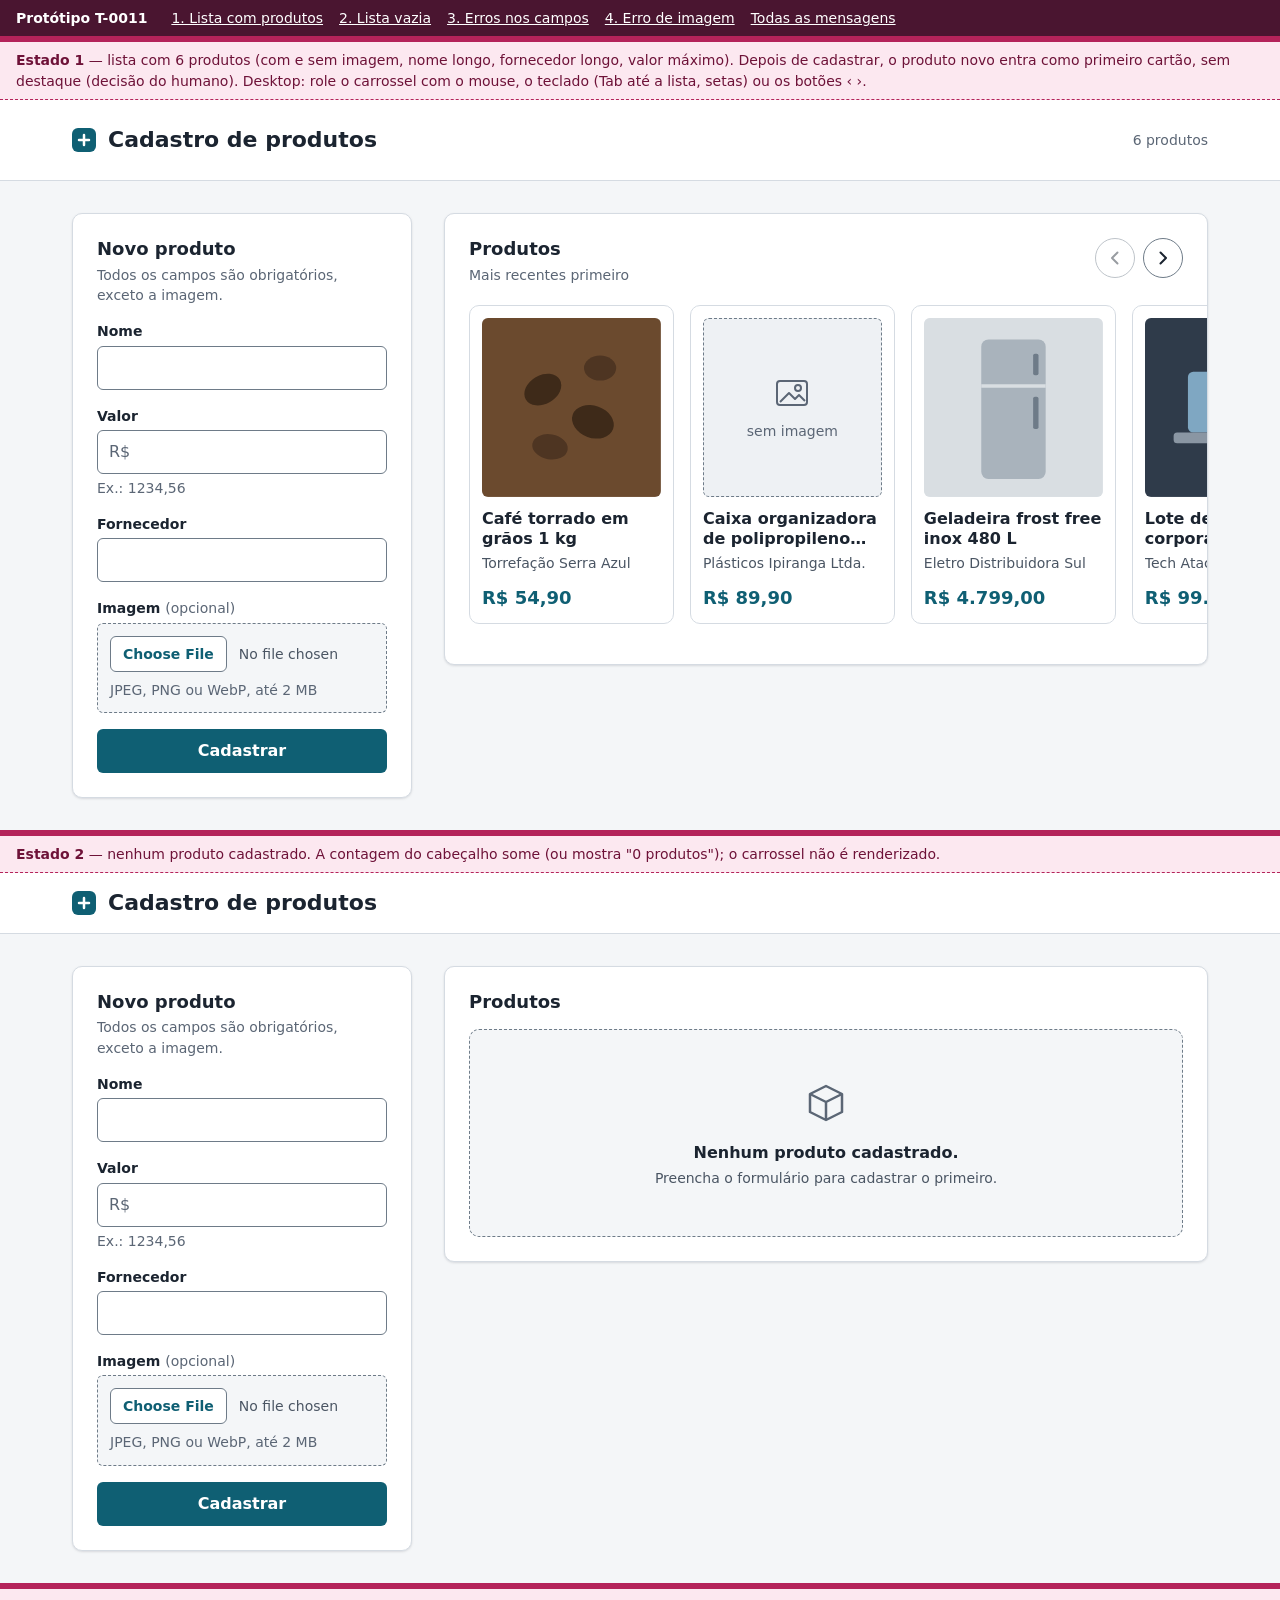
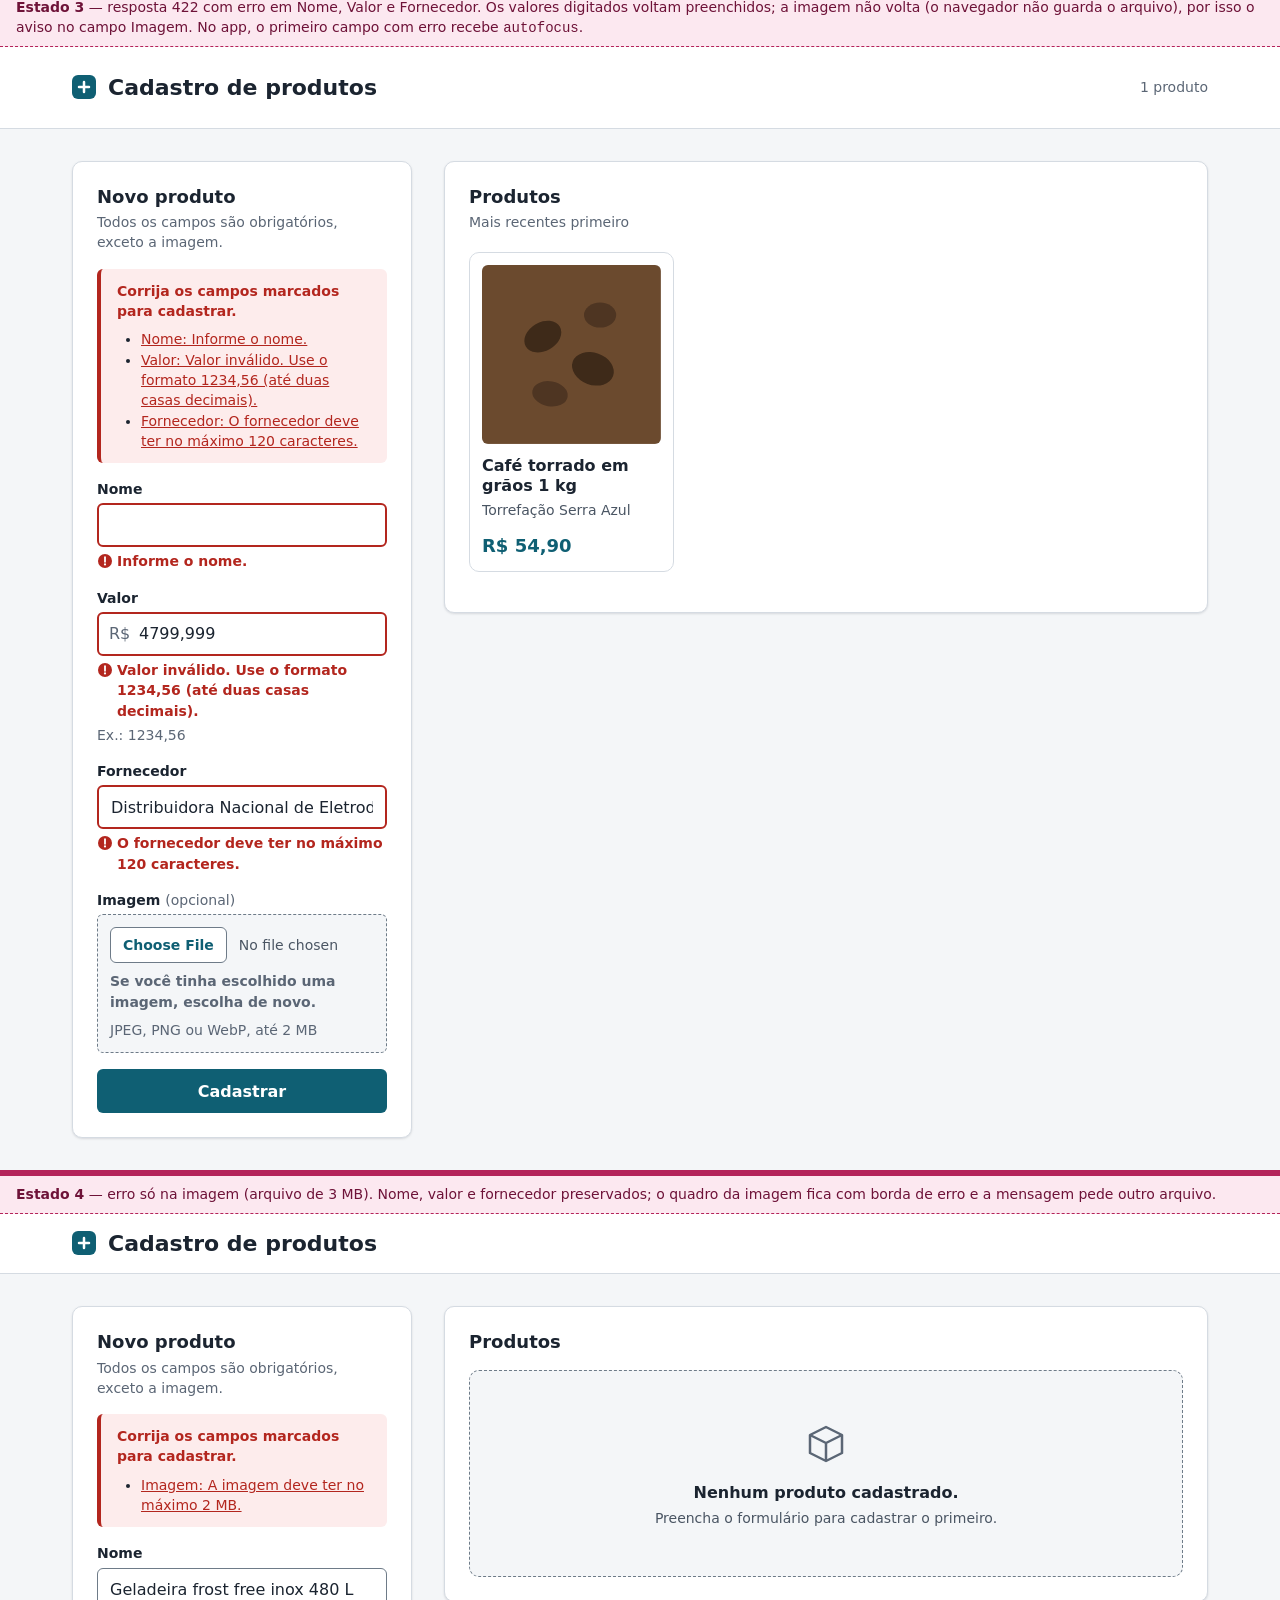
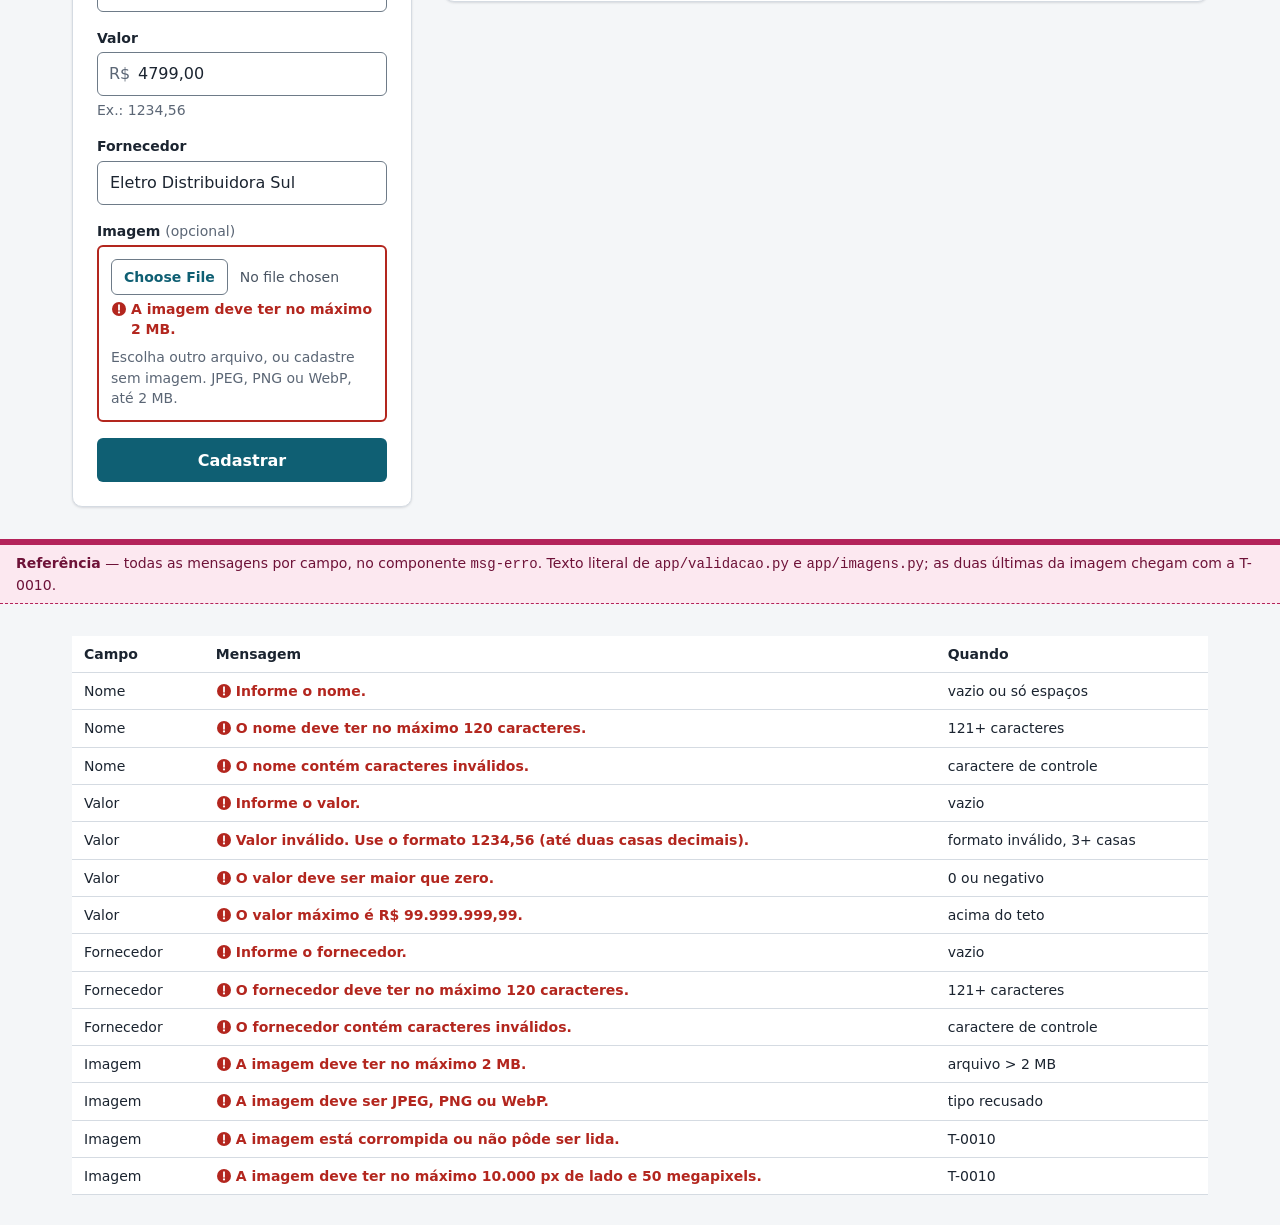
<file: docs/design/T-0011/04-prototipo.html>
<!doctype html>
<html lang="pt-BR">
<head>
<meta charset="utf-8">
<meta name="viewport" content="width=device-width, initial-scale=1">
<title>Cadastro de produtos - prototipo T-0011</title>
<!--
  Prototipo estatico da T-0011 (direcao "estrutura A + carrossel").
  Autocontido: nenhum recurso de outra origem. As fotos sao SVG inline so para o prototipo;
  no app real sao <img src="/uploads/..."> (img-src 'self').
  Na implementacao: o bloco "TOKENS" vira /static/tokens.css (copia de docs/design/sistema/tokens.css),
  o bloco "TELA" vira /static/cadastro.css, o script vira /static/carrossel.js.
  O que esta marcado como PROTOTIPO (barra rosa e rotulos dos estados) nao vai para o app.
-->
<style>
/* ======================= TOKENS (= docs/design/sistema/tokens.css) ======================= */
:root {
  --cor-fundo: #F4F6F8; --cor-superficie: #FFFFFF; --cor-superficie-2: #EEF1F4;
  --cor-borda: #D5DBE2; --cor-borda-campo: #6E7B88;
  --cor-texto: #1B2430; --cor-texto-2: #4A5563; --cor-texto-3: #5B6675;
  --cor-acento: #0F5F73; --cor-acento-forte: #0B4A5A; --cor-acento-suave: #E6F2F4; --cor-sobre-acento: #FFFFFF;
  --cor-erro: #B3261E; --cor-erro-suave: #FDECEC; --cor-sucesso: #1E6B3A; --cor-sucesso-suave: #E7F4EC;
  --fonte-base: system-ui, -apple-system, "Segoe UI", Roboto, "Noto Sans", "Helvetica Neue", Arial, sans-serif;
  --fonte-numeros: var(--fonte-base);
  --texto-xs: 0.75rem; --texto-sm: 0.875rem; --texto-md: 1rem; --texto-lg: 1.125rem; --texto-xl: 1.375rem;
  --peso-normal: 400; --peso-medio: 600; --peso-forte: 700; --altura-linha: 1.45; --altura-linha-justa: 1.25;
  --esp-1: 0.25rem; --esp-2: 0.5rem; --esp-3: 0.75rem; --esp-4: 1rem; --esp-5: 1.5rem; --esp-6: 2rem; --esp-7: 3rem;
  --raio-sm: 6px; --raio-md: 10px; --raio-pilula: 999px; --borda-fina: 1px; --borda-grossa: 2px;
  --foco-cor: var(--cor-acento); --foco-largura: 3px; --foco-afastamento: 2px;
  --sombra-1: 0 1px 2px rgba(27, 36, 48, 0.06), 0 1px 3px rgba(27, 36, 48, 0.08);
  --largura-max: 75rem; --largura-max-pilha: 40rem; --coluna-form: 21.25rem;
  --altura-controle: 2.75rem; --altura-controle-toque: 3rem; --cartao-min: 12.25rem; --cartao-max: 15rem;
  --duracao-curta: 120ms;
}

/* ======================= TELA (= /static/cadastro.css) ======================= */
*, *::before, *::after { box-sizing: border-box; }
html { -webkit-text-size-adjust: 100%; }
body {
  margin: 0; background: var(--cor-fundo); color: var(--cor-texto);
  font-family: var(--fonte-base); font-size: var(--texto-md); line-height: var(--altura-linha);
}
:focus-visible { outline: var(--foco-largura) solid var(--foco-cor); outline-offset: var(--foco-afastamento); }
.sr-only {
  position: absolute; width: 1px; height: 1px; padding: 0; margin: -1px;
  overflow: hidden; clip: rect(0 0 0 0); white-space: nowrap; border: 0;
}

/* --- cabecalho --- */
.cabecalho { background: var(--cor-superficie); border-bottom: var(--borda-fina) solid var(--cor-borda); }
.cabecalho__conteudo {
  max-width: var(--largura-max); margin: 0 auto; padding: var(--esp-4) var(--esp-6);
  display: flex; align-items: center; gap: var(--esp-3);
}
.cabecalho__marca { flex: none; width: 1.5rem; height: 1.5rem; }
.cabecalho h1 { margin: 0; font-size: var(--texto-xl); line-height: var(--altura-linha-justa); }
.cabecalho__contagem { margin-left: auto; color: var(--cor-texto-3); font-size: var(--texto-sm); white-space: nowrap; }

/* --- grade da pagina --- */
.pagina {
  max-width: var(--largura-max); margin: 0 auto; padding: var(--esp-6);
  display: grid; grid-template-columns: var(--coluna-form) minmax(0, 1fr); gap: var(--esp-6); align-items: start;
}
.painel {
  background: var(--cor-superficie); border: var(--borda-fina) solid var(--cor-borda);
  border-radius: var(--raio-md); box-shadow: var(--sombra-1); padding: var(--esp-5);
}
.painel h2 { margin: 0; font-size: var(--texto-lg); line-height: var(--altura-linha-justa); }
.painel__sub { margin: var(--esp-1) 0 0; color: var(--cor-texto-3); font-size: var(--texto-sm); }

/* --- formulario --- */
.cartao-form { position: sticky; top: var(--esp-5); }
.cartao-form form { margin-top: var(--esp-4); display: grid; gap: var(--esp-4); }
.campo label, .campo .rotulo { display: block; font-weight: var(--peso-medio); font-size: var(--texto-sm); margin-bottom: var(--esp-1); }
.rotulo-opcional { font-weight: var(--peso-normal); color: var(--cor-texto-3); }
.campo input:not([type="file"]) {
  width: 100%; height: var(--altura-controle); padding: 0 var(--esp-3);
  font: inherit; font-size: var(--texto-md); color: var(--cor-texto);
  background: var(--cor-superficie); border: var(--borda-fina) solid var(--cor-borda-campo); border-radius: var(--raio-sm);
}
.campo input:focus-visible { border-color: var(--cor-acento); }
.campo input[aria-invalid="true"]:not([type="file"]) { border: var(--borda-grossa) solid var(--cor-erro); }
.campo input[aria-invalid="true"]:focus-visible { outline-color: var(--cor-erro); }
.campo-prefixo { position: relative; }
.campo-prefixo__texto {
  position: absolute; left: var(--esp-3); top: 50%; transform: translateY(-50%);
  color: var(--cor-texto-3); pointer-events: none;
}
.campo-prefixo input:not([type="file"]) { padding-left: 2.5rem; font-variant-numeric: tabular-nums; }
.dica { margin: var(--esp-1) 0 0; color: var(--cor-texto-3); font-size: var(--texto-sm); }
.msg-erro {
  margin: var(--esp-1) 0 0; color: var(--cor-erro); font-size: var(--texto-sm); font-weight: var(--peso-medio);
  display: flex; gap: var(--esp-1); align-items: flex-start;
}
.msg-erro svg { flex: none; width: 1rem; height: 1rem; margin-top: 0.125rem; }

.campo-arquivo {
  border: var(--borda-fina) dashed var(--cor-borda-campo); border-radius: var(--raio-sm);
  background: var(--cor-fundo); padding: var(--esp-3);
}
.campo-arquivo--erro { border: var(--borda-grossa) solid var(--cor-erro); background: var(--cor-superficie); }
.campo-arquivo input[type="file"] { width: 100%; font: inherit; font-size: var(--texto-sm); color: var(--cor-texto-2); }
.campo-arquivo input[type="file"]::file-selector-button {
  margin-right: var(--esp-3); min-height: 2.25rem; padding: 0 var(--esp-3);
  font: inherit; font-weight: var(--peso-medio); color: var(--cor-acento);
  background: var(--cor-superficie); border: var(--borda-fina) solid var(--cor-borda-campo); border-radius: var(--raio-sm); cursor: pointer;
}
.campo-arquivo input[type="file"]::file-selector-button:hover { border-color: var(--cor-acento); }
.campo-arquivo .dica { margin-top: var(--esp-2); }

.botao-primario {
  width: 100%; min-height: var(--altura-controle); padding: 0 var(--esp-4);
  font: inherit; font-weight: var(--peso-forte); color: var(--cor-sobre-acento);
  background: var(--cor-acento); border: 0; border-radius: var(--raio-sm); cursor: pointer;
  transition: background-color var(--duracao-curta);
}
.botao-primario:hover { background: var(--cor-acento-forte); }

.resumo-erros {
  background: var(--cor-erro-suave); border-left: 4px solid var(--cor-erro);
  border-radius: var(--raio-sm); padding: var(--esp-3) var(--esp-4);
}
.resumo-erros h3 { margin: 0; font-size: var(--texto-sm); color: var(--cor-erro); }
.resumo-erros ul { margin: var(--esp-2) 0 0; padding-left: var(--esp-5); font-size: var(--texto-sm); }
.resumo-erros a { color: var(--cor-erro); }
.resumo-erros p { margin: var(--esp-2) 0 0; font-size: var(--texto-sm); color: var(--cor-texto-2); }

/* --- produtos / carrossel --- */
.produtos__topo { display: flex; align-items: flex-start; gap: var(--esp-3); }
.produtos__topo > div:first-child { flex: 1; min-width: 0; }
.carrossel-nav { display: flex; gap: var(--esp-2); }
.carrossel-nav[hidden] { display: none; }
.botao-circulo {
  width: 2.5rem; height: 2.5rem; display: grid; place-items: center;
  color: var(--cor-texto); background: var(--cor-superficie);
  border: var(--borda-fina) solid var(--cor-borda-campo); border-radius: var(--raio-pilula); cursor: pointer;
}
.botao-circulo:hover:not(:disabled) { border-color: var(--cor-acento); color: var(--cor-acento); }
.botao-circulo:disabled { opacity: 0.45; cursor: default; }
.botao-circulo svg { width: 1.25rem; height: 1.25rem; }

.carrossel {
  margin: var(--esp-4) calc(-1 * var(--esp-5)) 0; padding: var(--esp-1) var(--esp-5) var(--esp-4);
  overflow-x: auto; overscroll-behavior-x: contain;
  scroll-snap-type: x mandatory; scroll-padding-inline: var(--esp-5);
}
.carrossel:focus-visible { outline-offset: -3px; border-radius: var(--raio-md); }
.carrossel__lista {
  list-style: none; margin: 0; padding: 0;
  display: grid; grid-auto-flow: column; gap: var(--esp-4);
  grid-auto-columns: clamp(var(--cartao-min), calc((100% - 3 * var(--esp-4)) / 3.25), var(--cartao-max));
}
.cartao {
  position: relative; scroll-snap-align: start;
  display: flex; flex-direction: column; gap: var(--esp-1);
  background: var(--cor-superficie); border: var(--borda-fina) solid var(--cor-borda);
  border-radius: var(--raio-md); padding: var(--esp-3);
}
.cartao__foto {
  aspect-ratio: 1 / 1; border-radius: var(--raio-sm); overflow: hidden;
  background: var(--cor-superficie-2); margin-bottom: var(--esp-2);
}
.cartao__foto img, .cartao__foto svg { width: 100%; height: 100%; display: block; object-fit: cover; }
.cartao__foto--vazia {
  display: grid; place-content: center; justify-items: center; gap: var(--esp-2);
  border: var(--borda-fina) dashed var(--cor-borda-campo); color: var(--cor-texto-3); font-size: var(--texto-sm);
}
.cartao__foto--vazia svg { width: 2.5rem; height: 2.5rem; }
.cartao__nome {
  margin: 0; font-size: var(--texto-md); font-weight: var(--peso-medio); line-height: var(--altura-linha-justa);
  display: -webkit-box; -webkit-box-orient: vertical; -webkit-line-clamp: 2; line-clamp: 2; overflow: hidden;
  overflow-wrap: anywhere;
}
.cartao__fornecedor {
  margin: 0; color: var(--cor-texto-2); font-size: var(--texto-sm);
  white-space: nowrap; overflow: hidden; text-overflow: ellipsis;
}
.cartao__valor {
  margin: auto 0 0; padding-top: var(--esp-2);
  font-size: var(--texto-lg); font-weight: var(--peso-forte); color: var(--cor-acento);
  font-family: var(--fonte-numeros); font-variant-numeric: tabular-nums; white-space: nowrap;
}

.vazio {
  margin-top: var(--esp-4); padding: var(--esp-7) var(--esp-5); text-align: center;
  border: var(--borda-fina) dashed var(--cor-borda-campo); border-radius: var(--raio-md); background: var(--cor-fundo);
}
.vazio svg { width: 3rem; height: 3rem; color: var(--cor-texto-3); }
.vazio__titulo { margin: var(--esp-2) 0 0; font-weight: var(--peso-forte); }
.vazio__texto { margin: var(--esp-1) 0 0; color: var(--cor-texto-2); font-size: var(--texto-sm); }

/* --- tablet: pilha centrada --- */
@media (max-width: 959px) {
  .pagina { grid-template-columns: minmax(0, 1fr); max-width: var(--largura-max-pilha); padding: var(--esp-5) var(--esp-4); gap: var(--esp-5); }
  .cabecalho__conteudo { max-width: var(--largura-max-pilha); padding: var(--esp-3) var(--esp-4); }
  .cartao-form { position: static; }
  .carrossel__lista { grid-auto-columns: 45%; }
}
/* --- celular --- */
@media (max-width: 719px) {
  .painel { padding: var(--esp-4); }
  .carrossel { margin-inline: calc(-1 * var(--esp-4)); padding-inline: var(--esp-4); scroll-padding-inline: var(--esp-4); }
  .carrossel__lista { grid-auto-columns: 78%; }
  .carrossel-nav { display: none; }
  .campo input:not([type="file"]), .botao-primario { min-height: var(--altura-controle-toque); height: var(--altura-controle-toque); }
  .cabecalho h1 { font-size: var(--texto-lg); }
}
@media (prefers-reduced-motion: reduce) {
  * { scroll-behavior: auto !important; transition: none !important; }
}

/* ======================= PROTOTIPO (nao vai para o app) ======================= */
.proto-barra {
  position: sticky; top: 0; z-index: 10; background: #4A1530; color: #fff;
  padding: var(--esp-2) var(--esp-4); font-size: var(--texto-sm);
  display: flex; flex-wrap: wrap; gap: var(--esp-2) var(--esp-4); align-items: center;
}
.proto-barra strong { margin-right: var(--esp-2); }
.proto-barra a { color: #fff; }
.proto-quadro { border-top: 6px solid #B4235A; scroll-margin-top: 3rem; }
.proto-rotulo {
  margin: 0; padding: var(--esp-2) var(--esp-4); background: #FCE8F0; color: #6E1238;
  font-size: var(--texto-sm); border-bottom: 1px dashed #B4235A;
}
.proto-mensagens { max-width: var(--largura-max); margin: 0 auto; padding: var(--esp-6); }
.proto-mensagens table { border-collapse: collapse; width: 100%; background: var(--cor-superficie); font-size: var(--texto-sm); }
.proto-mensagens th, .proto-mensagens td { text-align: left; padding: var(--esp-2) var(--esp-3); border-bottom: 1px solid var(--cor-borda); vertical-align: top; }
.proto-mensagens .msg-erro { margin: 0; }
</style>
</head>
<body>

<!-- PROTOTIPO: navegacao entre estados -->
<nav class="proto-barra" aria-label="Estados do prototipo">
  <strong>Protótipo T-0011</strong>
  <a href="#estado-lista">1. Lista com produtos</a>
  <a href="#estado-vazio">2. Lista vazia</a>
  <a href="#estado-erros">3. Erros nos campos</a>
  <a href="#estado-imagem">4. Erro de imagem</a>
  <a href="#mensagens">Todas as mensagens</a>
</nav>

<!-- Ícones reutilizados (SVG inline, sem recurso externo) -->
<svg width="0" height="0" style="position:absolute" aria-hidden="true" focusable="false">
  <symbol id="i-marca" viewBox="0 0 24 24"><rect width="24" height="24" rx="6" fill="#0F5F73"/><path d="M7 12h10M12 7v10" stroke="#fff" stroke-width="2.5" stroke-linecap="round"/></symbol>
  <symbol id="i-erro" viewBox="0 0 16 16"><circle cx="8" cy="8" r="7" fill="currentColor"/><path d="M8 4.2v4.6" stroke="#fff" stroke-width="1.8" stroke-linecap="round"/><circle cx="8" cy="11.4" r="1.1" fill="#fff"/></symbol>
  <symbol id="i-anterior" viewBox="0 0 20 20"><path d="M12.5 4.5 7 10l5.5 5.5" fill="none" stroke="currentColor" stroke-width="2" stroke-linecap="round" stroke-linejoin="round"/></symbol>
  <symbol id="i-proximo" viewBox="0 0 20 20"><path d="M7.5 4.5 13 10l-5.5 5.5" fill="none" stroke="currentColor" stroke-width="2" stroke-linecap="round" stroke-linejoin="round"/></symbol>
  <symbol id="i-sem-imagem" viewBox="0 0 40 40"><rect x="5" y="8" width="30" height="24" rx="3" fill="none" stroke="currentColor" stroke-width="2"/><circle cx="26" cy="15" r="3" fill="none" stroke="currentColor" stroke-width="2"/><path d="M8 29l9-9 6 6 4-4 6 6" fill="none" stroke="currentColor" stroke-width="2" stroke-linejoin="round"/></symbol>
  <symbol id="i-caixa" viewBox="0 0 48 48"><path d="M8 16 24 8l16 8v18l-16 8-16-8z" fill="none" stroke="currentColor" stroke-width="2.5" stroke-linejoin="round"/><path d="M8 16l16 8 16-8M24 24v18" fill="none" stroke="currentColor" stroke-width="2.5" stroke-linejoin="round"/></symbol>
  <!-- fotos ficticias -->
  <symbol id="f-cafe" viewBox="0 0 100 100"><rect width="100" height="100" fill="#6B4A2E"/><ellipse cx="34" cy="40" rx="11" ry="8" fill="#3E2A19" transform="rotate(-30 34 40)"/><ellipse cx="62" cy="58" rx="12" ry="9" fill="#3E2A19" transform="rotate(20 62 58)"/><ellipse cx="66" cy="28" rx="9" ry="7" fill="#4E3522"/><ellipse cx="38" cy="72" rx="10" ry="7" fill="#4E3522" transform="rotate(10 38 72)"/></symbol>
  <symbol id="f-geladeira" viewBox="0 0 100 100"><rect width="100" height="100" fill="#D9DEE2"/><rect x="32" y="12" width="36" height="78" rx="4" fill="#A9B3BC"/><path d="M32 38h36" stroke="#D9DEE2" stroke-width="2"/><rect x="61" y="20" width="3" height="12" rx="1" fill="#6E7B88"/><rect x="61" y="44" width="3" height="18" rx="1" fill="#6E7B88"/></symbol>
  <symbol id="f-notebook" viewBox="0 0 100 100"><rect width="100" height="100" fill="#2F3B4A"/><rect x="24" y="30" width="52" height="34" rx="3" fill="#7FA7C2"/><rect x="16" y="64" width="68" height="6" rx="2" fill="#8A96A3"/></symbol>
  <symbol id="f-cadeira" viewBox="0 0 100 100"><rect width="100" height="100" fill="#E8DCCB"/><rect x="34" y="14" width="32" height="38" rx="8" fill="#33404F"/><rect x="30" y="52" width="40" height="10" rx="4" fill="#33404F"/><path d="M50 62v18M36 86h28M50 80l-12 6M50 80l12 6" stroke="#5B6675" stroke-width="3" stroke-linecap="round"/></symbol>
</svg>

<!-- =================================================================== -->
<!-- ESTADO 1: lista com produtos                                      -->
<!-- =================================================================== -->
<section class="proto-quadro" id="estado-lista" aria-label="Estado 1">
  <p class="proto-rotulo"><strong>Estado 1</strong> — lista com 6 produtos (com e sem imagem, nome longo, fornecedor longo, valor máximo). Depois de cadastrar, o produto novo entra como primeiro cartão, sem destaque (decisão do humano). Desktop: role o carrossel com o mouse, o teclado (Tab até a lista, setas) ou os botões ‹ ›.</p>

  <header class="cabecalho">
    <div class="cabecalho__conteudo">
      <svg class="cabecalho__marca" aria-hidden="true"><use href="#i-marca"/></svg>
      <h1>Cadastro de produtos</h1>
      <p class="cabecalho__contagem">6 produtos</p>
    </div>
  </header>

  <main class="pagina">
    <section class="painel cartao-form" aria-labelledby="t-novo-1">
      <h2 id="t-novo-1">Novo produto</h2>
      <p class="painel__sub">Todos os campos são obrigatórios, exceto a imagem.</p>
      <form method="post" action="/produtos" enctype="multipart/form-data" novalidate>
        <div class="campo">
          <label for="nome-1">Nome</label>
          <input id="nome-1" name="nome" autocomplete="off">
        </div>
        <div class="campo">
          <label for="valor-1">Valor<span class="sr-only"> em reais</span></label>
          <div class="campo-prefixo">
            <span class="campo-prefixo__texto" aria-hidden="true">R$</span>
            <input id="valor-1" name="valor" inputmode="decimal" autocomplete="off" aria-describedby="valor-1-dica">
          </div>
          <p class="dica" id="valor-1-dica">Ex.: 1234,56</p>
        </div>
        <div class="campo">
          <label for="fornecedor-1">Fornecedor</label>
          <input id="fornecedor-1" name="fornecedor">
        </div>
        <div class="campo">
          <label for="imagem-1">Imagem <span class="rotulo-opcional">(opcional)</span></label>
          <div class="campo-arquivo">
            <input id="imagem-1" name="imagem" type="file" accept="image/jpeg,image/png,image/webp" aria-describedby="imagem-1-dica">
            <p class="dica" id="imagem-1-dica">JPEG, PNG ou WebP, até 2 MB</p>
          </div>
        </div>
        <button class="botao-primario" type="submit">Cadastrar</button>
      </form>
    </section>

    <section class="painel produtos" aria-labelledby="t-prod-1" data-carrossel>
      <div class="produtos__topo">
        <div>
          <h2 id="t-prod-1">Produtos</h2>
          <p class="painel__sub">Mais recentes primeiro</p>
        </div>
        <div class="carrossel-nav" hidden>
          <button class="botao-circulo" type="button" data-anterior aria-controls="carrossel-1" aria-label="Produtos anteriores"><svg aria-hidden="true"><use href="#i-anterior"/></svg></button>
          <button class="botao-circulo" type="button" data-proximo aria-controls="carrossel-1" aria-label="Próximos produtos"><svg aria-hidden="true"><use href="#i-proximo"/></svg></button>
        </div>
      </div>
      <div class="carrossel" id="carrossel-1" role="region" aria-label="Lista de produtos, role para o lado" tabindex="0">
        <ul class="carrossel__lista">
          <li class="cartao">
            <div class="cartao__foto"><svg viewBox="0 0 100 100" role="img" aria-label="Imagem de Café torrado em grãos 1 kg" preserveAspectRatio="xMidYMid slice"><use href="#f-cafe"/></svg></div>
            <h3 class="cartao__nome">Café torrado em grãos 1 kg</h3>
            <p class="cartao__fornecedor">Torrefação Serra Azul</p>
            <p class="cartao__valor">R$ 54,90</p>
          </li>
          <li class="cartao">
            <div class="cartao__foto cartao__foto--vazia"><svg aria-hidden="true"><use href="#i-sem-imagem"/></svg><span>sem imagem</span></div>
            <h3 class="cartao__nome">Caixa organizadora de polipropileno com tampa e travas laterais, 56 litros, transparente</h3>
            <p class="cartao__fornecedor" title="Plásticos Ipiranga Ltda.">Plásticos Ipiranga Ltda.</p>
            <p class="cartao__valor">R$ 89,90</p>
          </li>
          <li class="cartao">
            <div class="cartao__foto"><svg viewBox="0 0 100 100" role="img" aria-label="Imagem de Geladeira frost free inox 480 L" preserveAspectRatio="xMidYMid slice"><use href="#f-geladeira"/></svg></div>
            <h3 class="cartao__nome">Geladeira frost free inox 480 L</h3>
            <p class="cartao__fornecedor">Eletro Distribuidora Sul</p>
            <p class="cartao__valor">R$ 4.799,00</p>
          </li>
          <li class="cartao">
            <div class="cartao__foto"><svg viewBox="0 0 100 100" role="img" aria-label="Imagem de Lote de notebooks corporativos" preserveAspectRatio="xMidYMid slice"><use href="#f-notebook"/></svg></div>
            <h3 class="cartao__nome">Lote de notebooks corporativos</h3>
            <p class="cartao__fornecedor">Tech Atacado</p>
            <p class="cartao__valor">R$ 99.999.999,99</p>
          </li>
          <li class="cartao">
            <div class="cartao__foto cartao__foto--vazia"><svg aria-hidden="true"><use href="#i-sem-imagem"/></svg><span>sem imagem</span></div>
            <h3 class="cartao__nome">Detergente neutro 500 ml</h3>
            <p class="cartao__fornecedor" title="Comercial Atacadista de Utilidades Domésticas Irmãos Ferreira Ltda.">Comercial Atacadista de Utilidades Domésticas Irmãos Ferreira Ltda.</p>
            <p class="cartao__valor">R$ 2,49</p>
          </li>
          <li class="cartao">
            <div class="cartao__foto"><svg viewBox="0 0 100 100" role="img" aria-label="Imagem de Cadeira de escritório ergonômica" preserveAspectRatio="xMidYMid slice"><use href="#f-cadeira"/></svg></div>
            <h3 class="cartao__nome">Cadeira de escritório ergonômica</h3>
            <p class="cartao__fornecedor">Móveis Ponto Sul</p>
            <p class="cartao__valor">R$ 1.249,90</p>
          </li>
        </ul>
      </div>
    </section>
  </main>
</section>

<!-- =================================================================== -->
<!-- ESTADO 2: lista vazia                                                -->
<!-- =================================================================== -->
<section class="proto-quadro" id="estado-vazio" aria-label="Estado 2">
  <p class="proto-rotulo"><strong>Estado 2</strong> — nenhum produto cadastrado. A contagem do cabeçalho some (ou mostra "0 produtos"); o carrossel não é renderizado.</p>
  <header class="cabecalho">
    <div class="cabecalho__conteudo">
      <svg class="cabecalho__marca" aria-hidden="true"><use href="#i-marca"/></svg>
      <h1>Cadastro de produtos</h1>
    </div>
  </header>
  <main class="pagina">
    <section class="painel cartao-form" aria-labelledby="t-novo-2">
      <h2 id="t-novo-2">Novo produto</h2>
      <p class="painel__sub">Todos os campos são obrigatórios, exceto a imagem.</p>
      <form method="post" action="/produtos" enctype="multipart/form-data" novalidate>
        <div class="campo"><label for="nome-2">Nome</label><input id="nome-2" name="nome" autocomplete="off"></div>
        <div class="campo">
          <label for="valor-2">Valor<span class="sr-only"> em reais</span></label>
          <div class="campo-prefixo"><span class="campo-prefixo__texto" aria-hidden="true">R$</span><input id="valor-2" name="valor" inputmode="decimal" autocomplete="off" aria-describedby="valor-2-dica"></div>
          <p class="dica" id="valor-2-dica">Ex.: 1234,56</p>
        </div>
        <div class="campo"><label for="fornecedor-2">Fornecedor</label><input id="fornecedor-2" name="fornecedor"></div>
        <div class="campo">
          <label for="imagem-2">Imagem <span class="rotulo-opcional">(opcional)</span></label>
          <div class="campo-arquivo"><input id="imagem-2" name="imagem" type="file" accept="image/jpeg,image/png,image/webp" aria-describedby="imagem-2-dica"><p class="dica" id="imagem-2-dica">JPEG, PNG ou WebP, até 2 MB</p></div>
        </div>
        <button class="botao-primario" type="submit">Cadastrar</button>
      </form>
    </section>
    <section class="painel produtos" aria-labelledby="t-prod-2">
      <h2 id="t-prod-2">Produtos</h2>
      <div class="vazio">
        <svg aria-hidden="true"><use href="#i-caixa"/></svg>
        <p class="vazio__titulo">Nenhum produto cadastrado.</p>
        <p class="vazio__texto">Preencha o formulário para cadastrar o primeiro.</p>
      </div>
    </section>
  </main>
</section>

<!-- =================================================================== -->
<!-- ESTADO 3: erros nos campos de texto, valores preservados             -->
<!-- =================================================================== -->
<section class="proto-quadro" id="estado-erros" aria-label="Estado 3">
  <p class="proto-rotulo"><strong>Estado 3</strong> — resposta 422 com erro em Nome, Valor e Fornecedor. Os valores digitados voltam preenchidos; a imagem não volta (o navegador não guarda o arquivo), por isso o aviso no campo Imagem. No app, o primeiro campo com erro recebe <code>autofocus</code>.</p>
  <header class="cabecalho">
    <div class="cabecalho__conteudo">
      <svg class="cabecalho__marca" aria-hidden="true"><use href="#i-marca"/></svg>
      <h1>Cadastro de produtos</h1>
      <p class="cabecalho__contagem">1 produto</p>
    </div>
  </header>
  <main class="pagina">
    <section class="painel cartao-form" aria-labelledby="t-novo-3">
      <h2 id="t-novo-3">Novo produto</h2>
      <p class="painel__sub">Todos os campos são obrigatórios, exceto a imagem.</p>
      <form method="post" action="/produtos" enctype="multipart/form-data" novalidate>
        <div class="resumo-erros" role="alert">
          <h3>Corrija os campos marcados para cadastrar.</h3>
          <ul>
            <li><a href="#nome-3">Nome: Informe o nome.</a></li>
            <li><a href="#valor-3">Valor: Valor inválido. Use o formato 1234,56 (até duas casas decimais).</a></li>
            <li><a href="#fornecedor-3">Fornecedor: O fornecedor deve ter no máximo 120 caracteres.</a></li>
          </ul>
        </div>
        <div class="campo">
          <label for="nome-3">Nome</label>
          <input id="nome-3" name="nome" value="" autocomplete="off" aria-invalid="true" aria-describedby="nome-3-erro">
          <p class="msg-erro" id="nome-3-erro"><svg aria-hidden="true"><use href="#i-erro"/></svg>Informe o nome.</p>
        </div>
        <div class="campo">
          <label for="valor-3">Valor<span class="sr-only"> em reais</span></label>
          <div class="campo-prefixo"><span class="campo-prefixo__texto" aria-hidden="true">R$</span><input id="valor-3" name="valor" value="4799,999" inputmode="decimal" autocomplete="off" aria-invalid="true" aria-describedby="valor-3-erro valor-3-dica"></div>
          <p class="msg-erro" id="valor-3-erro"><svg aria-hidden="true"><use href="#i-erro"/></svg>Valor inválido. Use o formato 1234,56 (até duas casas decimais).</p>
          <p class="dica" id="valor-3-dica">Ex.: 1234,56</p>
        </div>
        <div class="campo">
          <label for="fornecedor-3">Fornecedor</label>
          <input id="fornecedor-3" name="fornecedor" value="Distribuidora Nacional de Eletrodomésticos, Eletroportáteis e Utilidades para o Lar do Sul e Sudeste Ltda. ME" aria-invalid="true" aria-describedby="fornecedor-3-erro">
          <p class="msg-erro" id="fornecedor-3-erro"><svg aria-hidden="true"><use href="#i-erro"/></svg>O fornecedor deve ter no máximo 120 caracteres.</p>
        </div>
        <div class="campo">
          <label for="imagem-3">Imagem <span class="rotulo-opcional">(opcional)</span></label>
          <div class="campo-arquivo">
            <input id="imagem-3" name="imagem" type="file" accept="image/jpeg,image/png,image/webp" aria-describedby="imagem-3-reenvio imagem-3-dica">
            <p class="dica" id="imagem-3-reenvio"><strong>Se você tinha escolhido uma imagem, escolha de novo.</strong></p>
            <p class="dica" id="imagem-3-dica">JPEG, PNG ou WebP, até 2 MB</p>
          </div>
        </div>
        <button class="botao-primario" type="submit">Cadastrar</button>
      </form>
    </section>
    <section class="painel produtos" aria-labelledby="t-prod-3">
      <h2 id="t-prod-3">Produtos</h2>
      <p class="painel__sub">Mais recentes primeiro</p>
      <div class="carrossel" role="region" aria-label="Lista de produtos, role para o lado" tabindex="0">
        <ul class="carrossel__lista">
          <li class="cartao">
            <div class="cartao__foto"><svg viewBox="0 0 100 100" role="img" aria-label="Imagem de Café torrado em grãos 1 kg" preserveAspectRatio="xMidYMid slice"><use href="#f-cafe"/></svg></div>
            <h3 class="cartao__nome">Café torrado em grãos 1 kg</h3>
            <p class="cartao__fornecedor">Torrefação Serra Azul</p>
            <p class="cartao__valor">R$ 54,90</p>
          </li>
        </ul>
      </div>
    </section>
  </main>
</section>

<!-- =================================================================== -->
<!-- ESTADO 4: erro de imagem                                             -->
<!-- =================================================================== -->
<section class="proto-quadro" id="estado-imagem" aria-label="Estado 4">
  <p class="proto-rotulo"><strong>Estado 4</strong> — erro só na imagem (arquivo de 3 MB). Nome, valor e fornecedor preservados; o quadro da imagem fica com borda de erro e a mensagem pede outro arquivo.</p>
  <header class="cabecalho">
    <div class="cabecalho__conteudo">
      <svg class="cabecalho__marca" aria-hidden="true"><use href="#i-marca"/></svg>
      <h1>Cadastro de produtos</h1>
    </div>
  </header>
  <main class="pagina">
    <section class="painel cartao-form" aria-labelledby="t-novo-4">
      <h2 id="t-novo-4">Novo produto</h2>
      <p class="painel__sub">Todos os campos são obrigatórios, exceto a imagem.</p>
      <form method="post" action="/produtos" enctype="multipart/form-data" novalidate>
        <div class="resumo-erros" role="alert">
          <h3>Corrija os campos marcados para cadastrar.</h3>
          <ul><li><a href="#imagem-4">Imagem: A imagem deve ter no máximo 2 MB.</a></li></ul>
        </div>
        <div class="campo"><label for="nome-4">Nome</label><input id="nome-4" name="nome" value="Geladeira frost free inox 480 L" autocomplete="off"></div>
        <div class="campo">
          <label for="valor-4">Valor<span class="sr-only"> em reais</span></label>
          <div class="campo-prefixo"><span class="campo-prefixo__texto" aria-hidden="true">R$</span><input id="valor-4" name="valor" value="4799,00" inputmode="decimal" autocomplete="off" aria-describedby="valor-4-dica"></div>
          <p class="dica" id="valor-4-dica">Ex.: 1234,56</p>
        </div>
        <div class="campo"><label for="fornecedor-4">Fornecedor</label><input id="fornecedor-4" name="fornecedor" value="Eletro Distribuidora Sul"></div>
        <div class="campo">
          <label for="imagem-4">Imagem <span class="rotulo-opcional">(opcional)</span></label>
          <div class="campo-arquivo campo-arquivo--erro">
            <input id="imagem-4" name="imagem" type="file" accept="image/jpeg,image/png,image/webp" aria-invalid="true" aria-describedby="imagem-4-erro imagem-4-dica">
            <p class="msg-erro" id="imagem-4-erro"><svg aria-hidden="true"><use href="#i-erro"/></svg>A imagem deve ter no máximo 2 MB.</p>
            <p class="dica" id="imagem-4-dica">Escolha outro arquivo, ou cadastre sem imagem. JPEG, PNG ou WebP, até 2 MB.</p>
          </div>
        </div>
        <button class="botao-primario" type="submit">Cadastrar</button>
      </form>
    </section>
    <section class="painel produtos" aria-labelledby="t-prod-4">
      <h2 id="t-prod-4">Produtos</h2>
      <div class="vazio">
        <svg aria-hidden="true"><use href="#i-caixa"/></svg>
        <p class="vazio__titulo">Nenhum produto cadastrado.</p>
        <p class="vazio__texto">Preencha o formulário para cadastrar o primeiro.</p>
      </div>
    </section>
  </main>
</section>

<!-- =================================================================== -->
<!-- Referencia: todas as mensagens de erro no componente msg-erro         -->
<!-- =================================================================== -->
<section class="proto-quadro" id="mensagens" aria-label="Mensagens de erro">
  <p class="proto-rotulo"><strong>Referência</strong> — todas as mensagens por campo, no componente <code>msg-erro</code>. Texto literal de <code>app/validacao.py</code> e <code>app/imagens.py</code>; as duas últimas da imagem chegam com a T-0010.</p>
  <div class="proto-mensagens">
    <table>
      <thead><tr><th scope="col">Campo</th><th scope="col">Mensagem</th><th scope="col">Quando</th></tr></thead>
      <tbody>
        <tr><td>Nome</td><td><p class="msg-erro"><svg aria-hidden="true"><use href="#i-erro"/></svg>Informe o nome.</p></td><td>vazio ou só espaços</td></tr>
        <tr><td>Nome</td><td><p class="msg-erro"><svg aria-hidden="true"><use href="#i-erro"/></svg>O nome deve ter no máximo 120 caracteres.</p></td><td>121+ caracteres</td></tr>
        <tr><td>Nome</td><td><p class="msg-erro"><svg aria-hidden="true"><use href="#i-erro"/></svg>O nome contém caracteres inválidos.</p></td><td>caractere de controle</td></tr>
        <tr><td>Valor</td><td><p class="msg-erro"><svg aria-hidden="true"><use href="#i-erro"/></svg>Informe o valor.</p></td><td>vazio</td></tr>
        <tr><td>Valor</td><td><p class="msg-erro"><svg aria-hidden="true"><use href="#i-erro"/></svg>Valor inválido. Use o formato 1234,56 (até duas casas decimais).</p></td><td>formato inválido, 3+ casas</td></tr>
        <tr><td>Valor</td><td><p class="msg-erro"><svg aria-hidden="true"><use href="#i-erro"/></svg>O valor deve ser maior que zero.</p></td><td>0 ou negativo</td></tr>
        <tr><td>Valor</td><td><p class="msg-erro"><svg aria-hidden="true"><use href="#i-erro"/></svg>O valor máximo é R$ 99.999.999,99.</p></td><td>acima do teto</td></tr>
        <tr><td>Fornecedor</td><td><p class="msg-erro"><svg aria-hidden="true"><use href="#i-erro"/></svg>Informe o fornecedor.</p></td><td>vazio</td></tr>
        <tr><td>Fornecedor</td><td><p class="msg-erro"><svg aria-hidden="true"><use href="#i-erro"/></svg>O fornecedor deve ter no máximo 120 caracteres.</p></td><td>121+ caracteres</td></tr>
        <tr><td>Fornecedor</td><td><p class="msg-erro"><svg aria-hidden="true"><use href="#i-erro"/></svg>O fornecedor contém caracteres inválidos.</p></td><td>caractere de controle</td></tr>
        <tr><td>Imagem</td><td><p class="msg-erro"><svg aria-hidden="true"><use href="#i-erro"/></svg>A imagem deve ter no máximo 2 MB.</p></td><td>arquivo &gt; 2 MB</td></tr>
        <tr><td>Imagem</td><td><p class="msg-erro"><svg aria-hidden="true"><use href="#i-erro"/></svg>A imagem deve ser JPEG, PNG ou WebP.</p></td><td>tipo recusado</td></tr>
        <tr><td>Imagem</td><td><p class="msg-erro"><svg aria-hidden="true"><use href="#i-erro"/></svg>A imagem está corrompida ou não pôde ser lida.</p></td><td>T-0010</td></tr>
        <tr><td>Imagem</td><td><p class="msg-erro"><svg aria-hidden="true"><use href="#i-erro"/></svg>A imagem deve ter no máximo 10.000 px de lado e 50 megapixels.</p></td><td>T-0010</td></tr>
      </tbody>
    </table>
  </div>
</section>

<!-- ======================= SCRIPT (= /static/carrossel.js, melhoria opcional) ======================= -->
<script>
(function () {
  var reduzir = window.matchMedia && window.matchMedia("(prefers-reduced-motion: reduce)").matches;
  document.querySelectorAll("[data-carrossel]").forEach(function (raiz) {
    var trilho = raiz.querySelector(".carrossel");
    var nav = raiz.querySelector(".carrossel-nav");
    if (!trilho || !nav) return;
    var anterior = nav.querySelector("[data-anterior]");
    var proximo = nav.querySelector("[data-proximo]");
    function passo() {
      var cartao = trilho.querySelector(".cartao");
      var gap = parseFloat(getComputedStyle(trilho.firstElementChild).columnGap) || 0;
      return cartao ? cartao.getBoundingClientRect().width + gap : trilho.clientWidth;
    }
    function atualizar() {
      var temMais = trilho.scrollWidth > trilho.clientWidth + 1;
      nav.hidden = !temMais;
      anterior.disabled = trilho.scrollLeft <= 1;
      proximo.disabled = trilho.scrollLeft + trilho.clientWidth >= trilho.scrollWidth - 1;
    }
    anterior.addEventListener("click", function () { trilho.scrollBy({ left: -passo(), behavior: reduzir ? "auto" : "smooth" }); });
    proximo.addEventListener("click", function () { trilho.scrollBy({ left: passo(), behavior: reduzir ? "auto" : "smooth" }); });
    trilho.addEventListener("scroll", atualizar, { passive: true });
    window.addEventListener("resize", atualizar);
    atualizar();
  });
})();
</script>
</body>
</html>
</file>
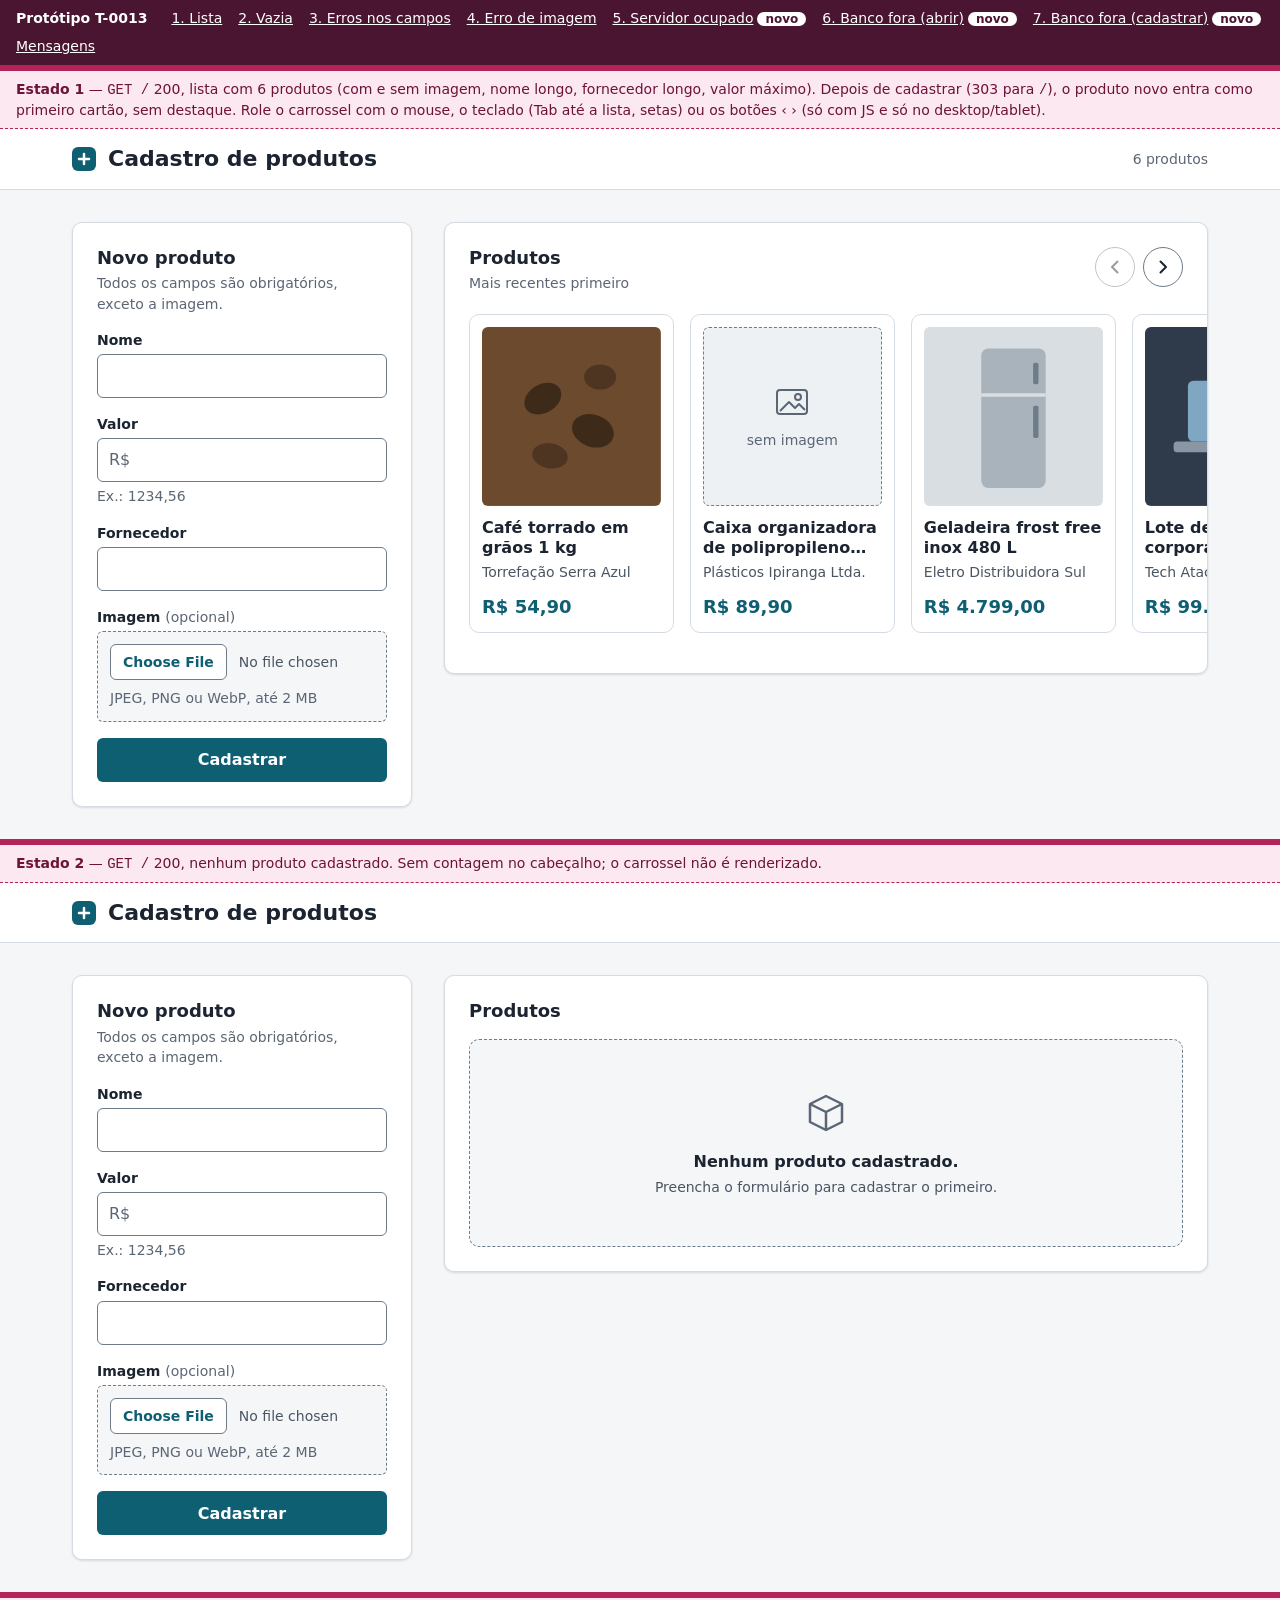
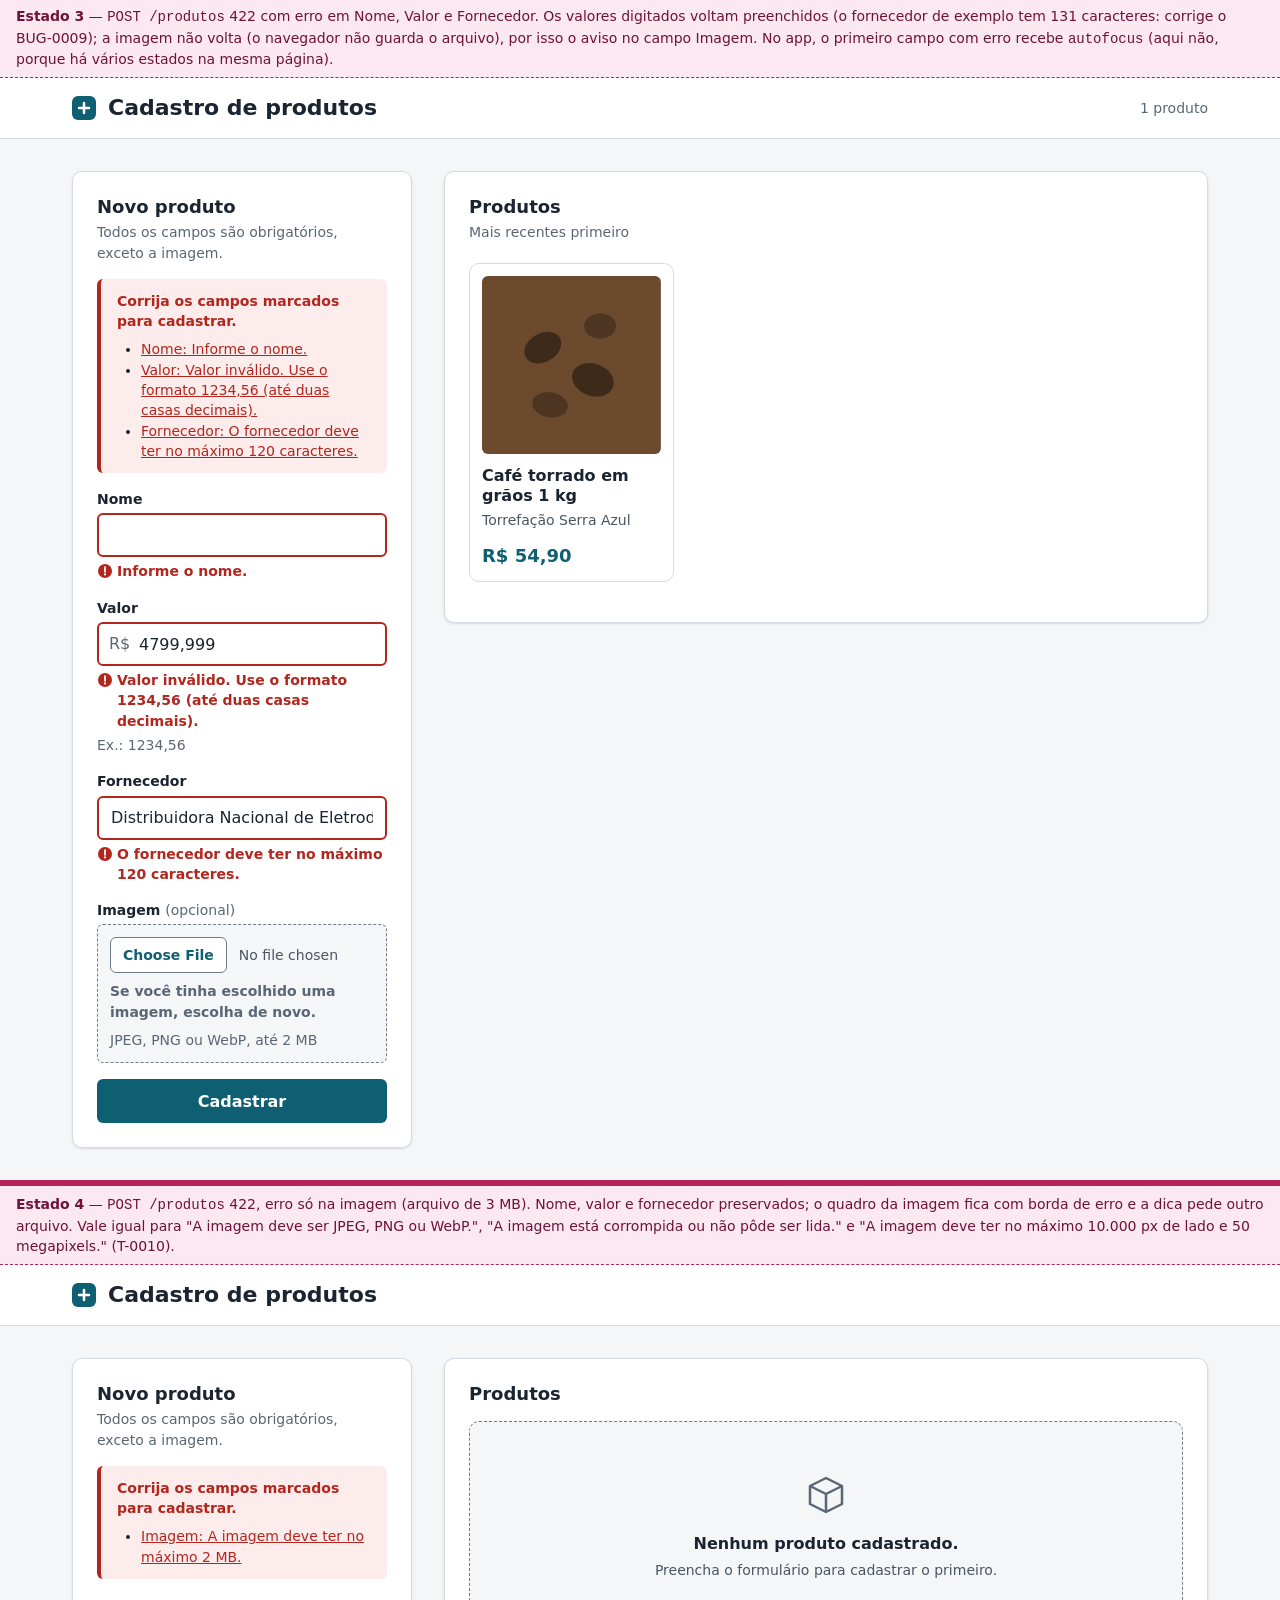
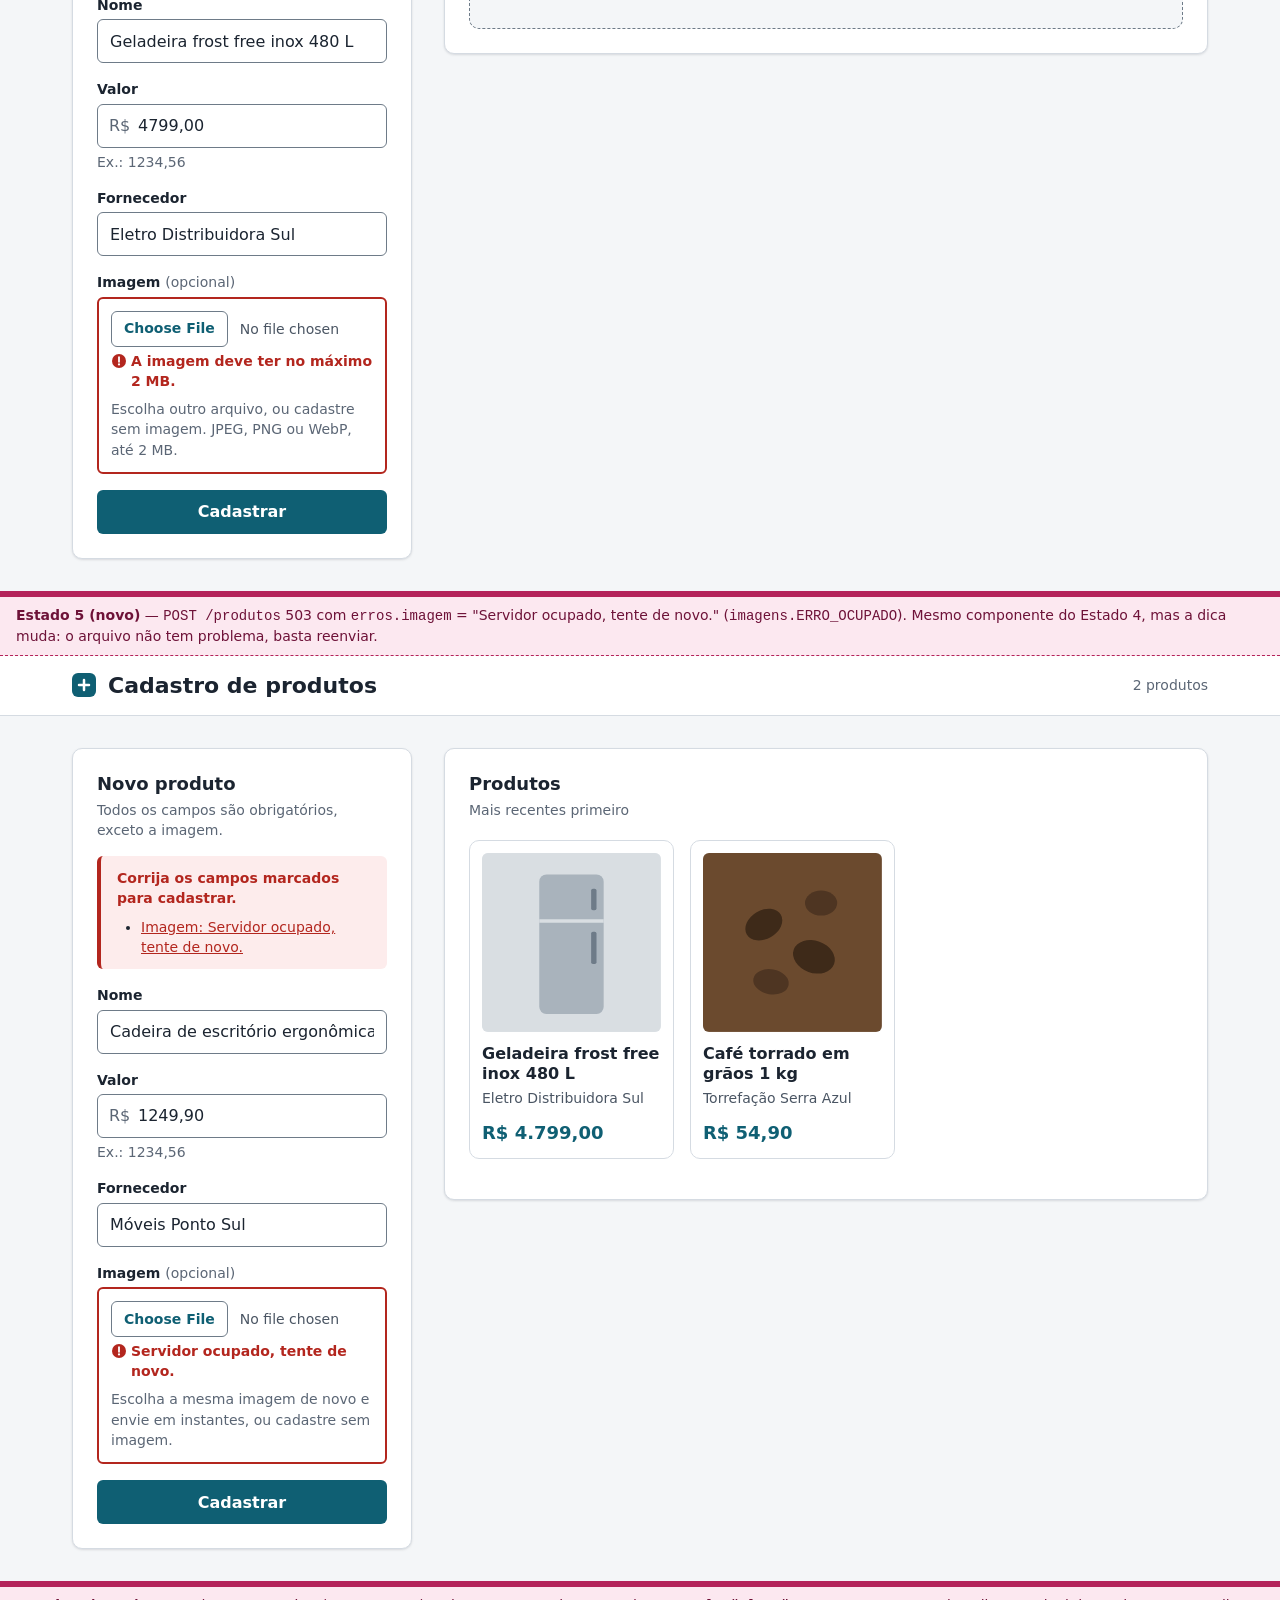
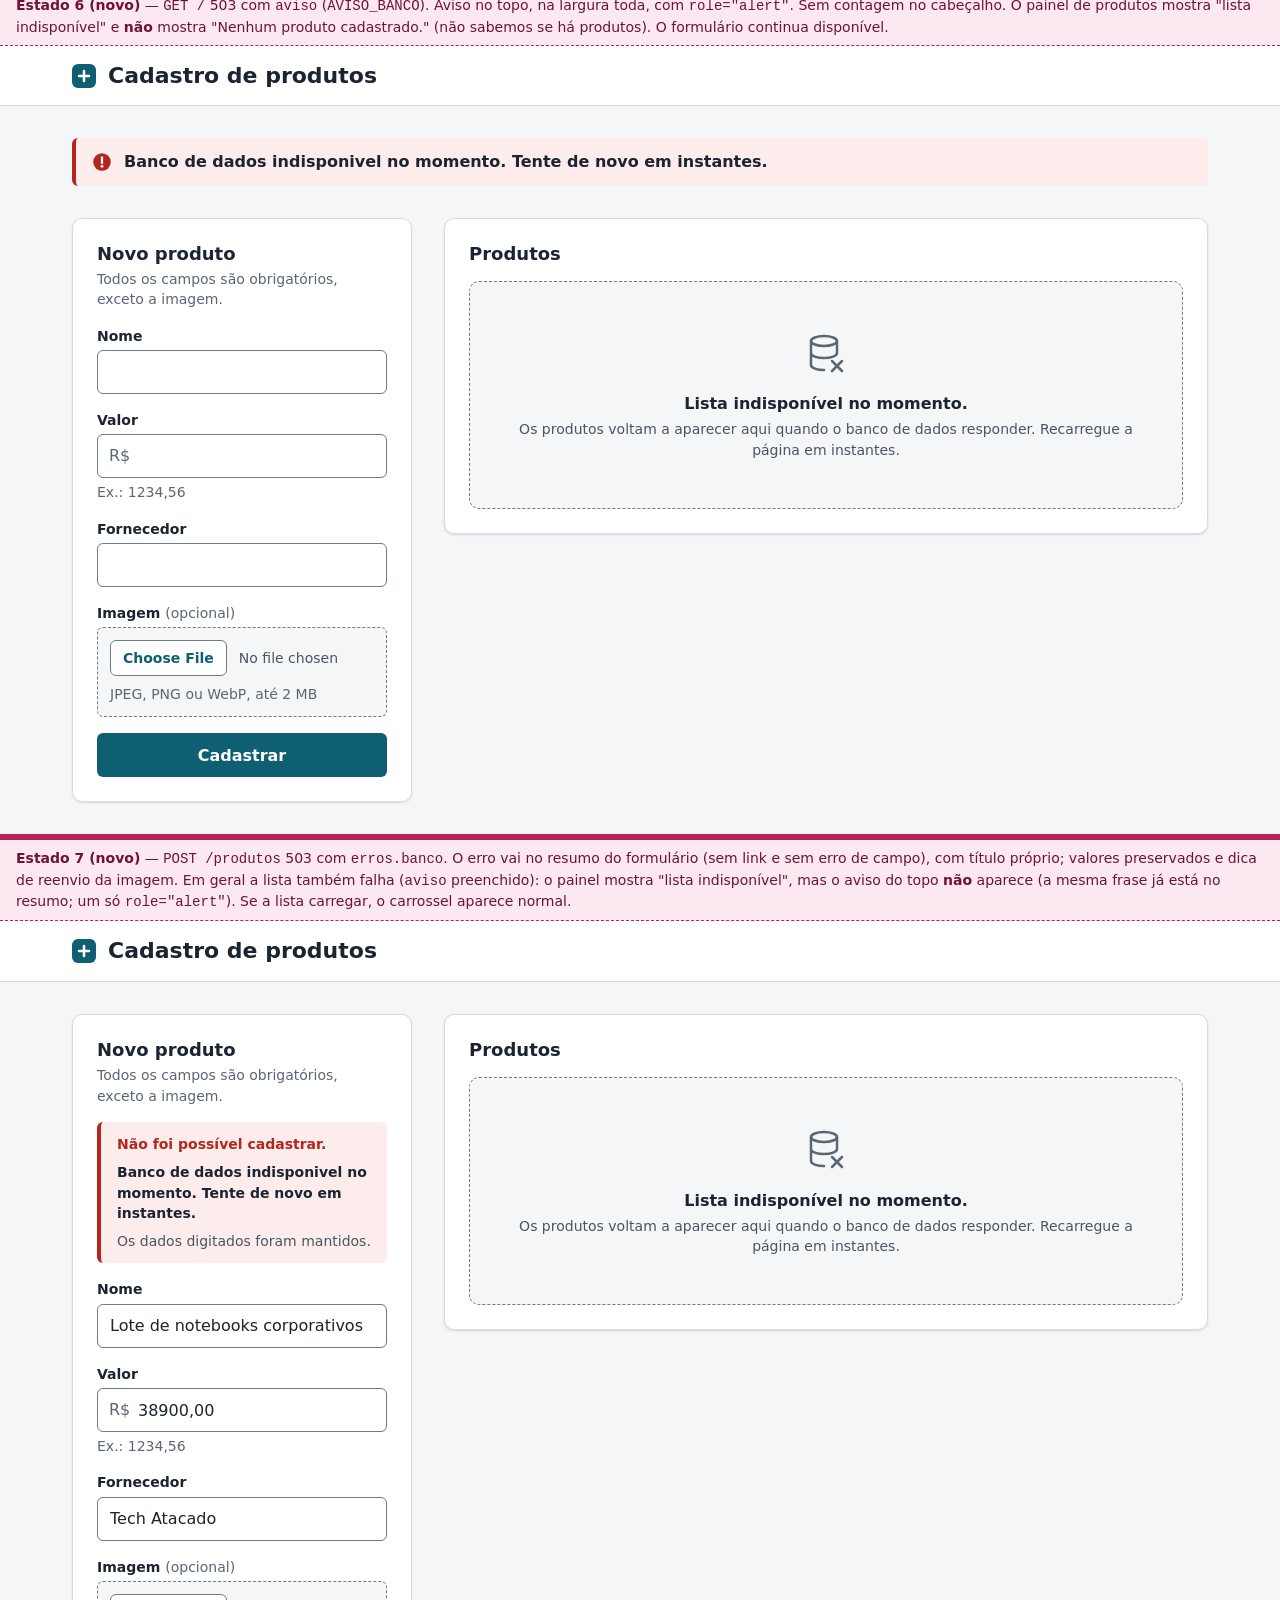
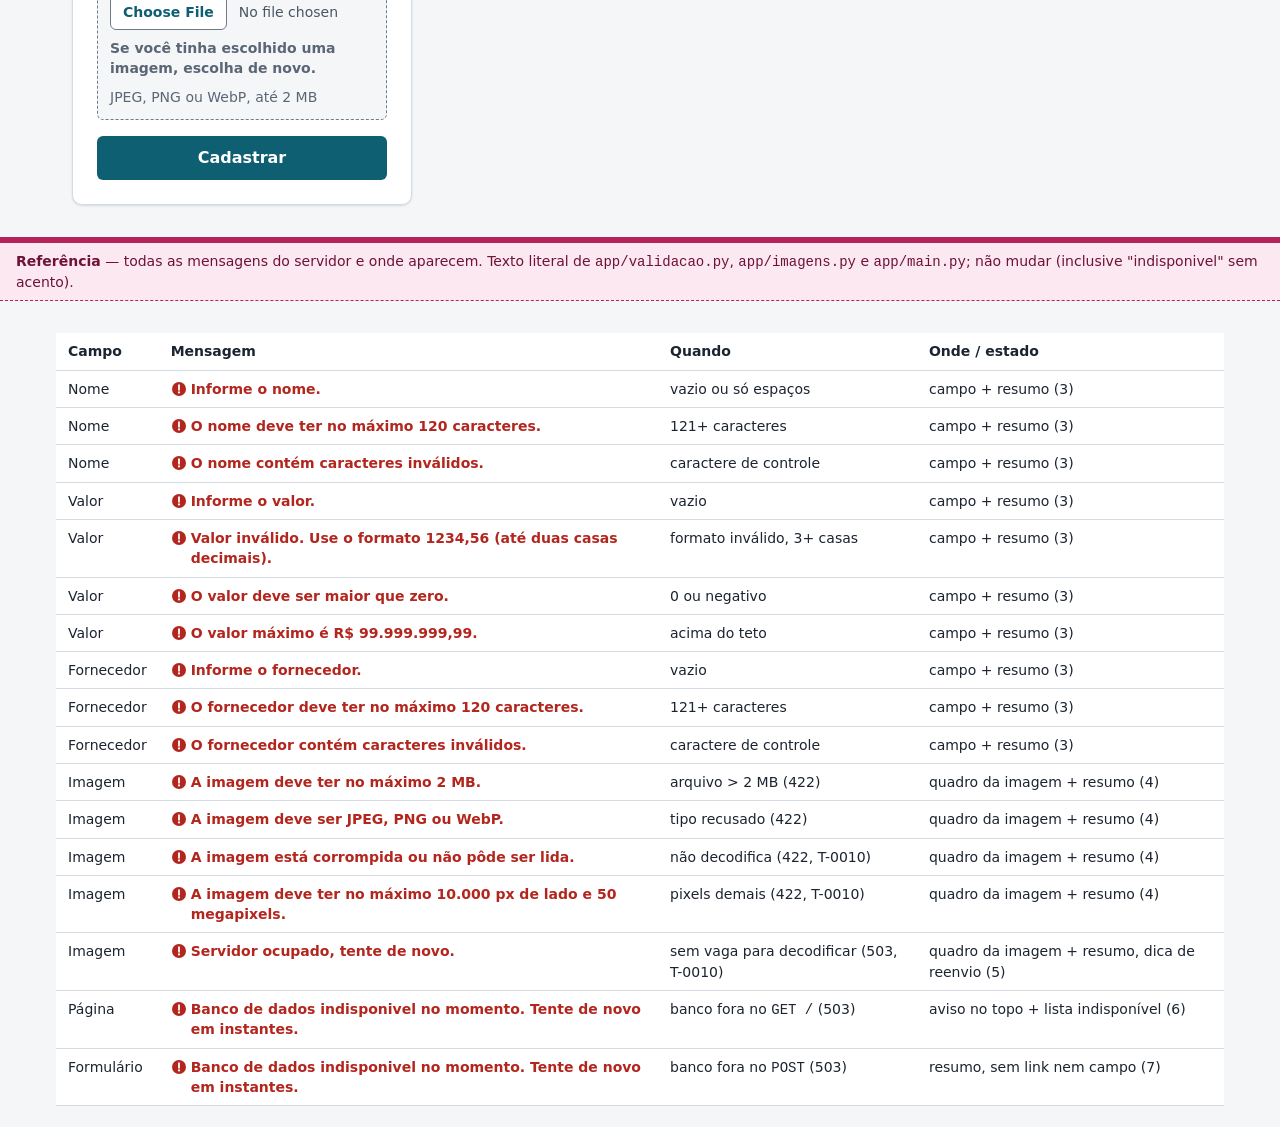
<file: docs/design/T-0013/04-prototipo.html>
<!doctype html>
<html lang="pt-BR">
<head>
<meta charset="utf-8">
<meta name="viewport" content="width=device-width, initial-scale=1">
<title>Cadastro de produtos - prototipo T-0013</title>
<!--
  Prototipo estatico da T-0013: complemento do prototipo da T-0011 (direcao "estrutura A + carrossel").
  Sem <style>, sem style="", sem <script> inline e sem atributos on*= : funciona com
  CSP "default-src 'self'; style-src 'self'; script-src 'self'" (sem 'unsafe-inline').
  Arquivos (o Dev copia sem adaptar, so troca o caminho do href/src para /static/...):
    ../sistema/tokens.css  -> /static/tokens.css
    static/cadastro.css    -> /static/cadastro.css
    static/carrossel.js    -> /static/carrossel.js (defer)
    static/prototipo.css   -> NAO vai (barra rosa, rotulos e tabela de referencia)
  As fotos sao SVG inline so para o prototipo; no app sao <img src="/uploads/..."> (img-src 'self').
  Os ids levam sufixo por estado (nome-1, nome-3...) porque varios estados estao na mesma pagina;
  no app sao "nome", "valor", "fornecedor", "imagem".
-->
<link rel="stylesheet" href="../sistema/tokens.css">
<link rel="stylesheet" href="static/cadastro.css">
<link rel="stylesheet" href="static/prototipo.css">
<script src="static/carrossel.js" defer></script>
</head>
<body>

<!-- PROTOTIPO: navegacao entre estados (nao vai para o app) -->
<nav class="proto-barra" aria-label="Estados do protótipo">
  <strong>Protótipo T-0013</strong>
  <a href="#estado-lista">1. Lista</a>
  <a href="#estado-vazio">2. Vazia</a>
  <a href="#estado-erros">3. Erros nos campos</a>
  <a href="#estado-imagem">4. Erro de imagem</a>
  <a href="#estado-ocupado">5. Servidor ocupado<span class="proto-novo">novo</span></a>
  <a href="#estado-banco-get">6. Banco fora (abrir)<span class="proto-novo">novo</span></a>
  <a href="#estado-banco-post">7. Banco fora (cadastrar)<span class="proto-novo">novo</span></a>
  <a href="#mensagens">Mensagens</a>
</nav>

<!-- Icones reutilizados (SVG inline, sem recurso externo). Vai para o template: classe .sprite, sem style="" -->
<svg class="sprite" aria-hidden="true" focusable="false">
  <symbol id="i-marca" viewBox="0 0 24 24"><rect width="24" height="24" rx="6" fill="#0F5F73"/><path d="M7 12h10M12 7v10" stroke="#fff" stroke-width="2.5" stroke-linecap="round"/></symbol>
  <symbol id="i-erro" viewBox="0 0 16 16"><circle cx="8" cy="8" r="7" fill="currentColor"/><path d="M8 4.2v4.6" stroke="#fff" stroke-width="1.8" stroke-linecap="round"/><circle cx="8" cy="11.4" r="1.1" fill="#fff"/></symbol>
  <symbol id="i-anterior" viewBox="0 0 20 20"><path d="M12.5 4.5 7 10l5.5 5.5" fill="none" stroke="currentColor" stroke-width="2" stroke-linecap="round" stroke-linejoin="round"/></symbol>
  <symbol id="i-proximo" viewBox="0 0 20 20"><path d="M7.5 4.5 13 10l-5.5 5.5" fill="none" stroke="currentColor" stroke-width="2" stroke-linecap="round" stroke-linejoin="round"/></symbol>
  <symbol id="i-sem-imagem" viewBox="0 0 40 40"><rect x="5" y="8" width="30" height="24" rx="3" fill="none" stroke="currentColor" stroke-width="2"/><circle cx="26" cy="15" r="3" fill="none" stroke="currentColor" stroke-width="2"/><path d="M8 29l9-9 6 6 4-4 6 6" fill="none" stroke="currentColor" stroke-width="2" stroke-linejoin="round"/></symbol>
  <symbol id="i-caixa" viewBox="0 0 48 48"><path d="M8 16 24 8l16 8v18l-16 8-16-8z" fill="none" stroke="currentColor" stroke-width="2.5" stroke-linejoin="round"/><path d="M8 16l16 8 16-8M24 24v18" fill="none" stroke="currentColor" stroke-width="2.5" stroke-linejoin="round"/></symbol>
  <!-- T-0013: banco de dados com traco (lista indisponivel) -->
  <symbol id="i-banco-fora" viewBox="0 0 48 48"><ellipse cx="22" cy="11" rx="13" ry="5" fill="none" stroke="currentColor" stroke-width="2.5"/><path d="M9 11v24c0 2.8 5.8 5 13 5M35 11v12M9 23c0 2.8 5.8 5 13 5s13-2.2 13-5" fill="none" stroke="currentColor" stroke-width="2.5" stroke-linecap="round"/><path d="M30 31l10 10M40 31 30 41" stroke="currentColor" stroke-width="2.5" stroke-linecap="round"/></symbol>
  <!-- fotos ficticias: so no prototipo -->
  <symbol id="f-cafe" viewBox="0 0 100 100"><rect width="100" height="100" fill="#6B4A2E"/><ellipse cx="34" cy="40" rx="11" ry="8" fill="#3E2A19" transform="rotate(-30 34 40)"/><ellipse cx="62" cy="58" rx="12" ry="9" fill="#3E2A19" transform="rotate(20 62 58)"/><ellipse cx="66" cy="28" rx="9" ry="7" fill="#4E3522"/><ellipse cx="38" cy="72" rx="10" ry="7" fill="#4E3522" transform="rotate(10 38 72)"/></symbol>
  <symbol id="f-geladeira" viewBox="0 0 100 100"><rect width="100" height="100" fill="#D9DEE2"/><rect x="32" y="12" width="36" height="78" rx="4" fill="#A9B3BC"/><path d="M32 38h36" stroke="#D9DEE2" stroke-width="2"/><rect x="61" y="20" width="3" height="12" rx="1" fill="#6E7B88"/><rect x="61" y="44" width="3" height="18" rx="1" fill="#6E7B88"/></symbol>
  <symbol id="f-notebook" viewBox="0 0 100 100"><rect width="100" height="100" fill="#2F3B4A"/><rect x="24" y="30" width="52" height="34" rx="3" fill="#7FA7C2"/><rect x="16" y="64" width="68" height="6" rx="2" fill="#8A96A3"/></symbol>
  <symbol id="f-cadeira" viewBox="0 0 100 100"><rect width="100" height="100" fill="#E8DCCB"/><rect x="34" y="14" width="32" height="38" rx="8" fill="#33404F"/><rect x="30" y="52" width="40" height="10" rx="4" fill="#33404F"/><path d="M50 62v18M36 86h28M50 80l-12 6M50 80l12 6" stroke="#5B6675" stroke-width="3" stroke-linecap="round"/></symbol>
</svg>

<!-- =================================================================== -->
<!-- ESTADO 1: lista com produtos (200)                                   -->
<!-- =================================================================== -->
<section class="proto-quadro" id="estado-lista" aria-label="Estado 1">
  <p class="proto-rotulo"><strong>Estado 1</strong> — <code>GET /</code> 200, lista com 6 produtos (com e sem imagem, nome longo, fornecedor longo, valor máximo). Depois de cadastrar (303 para <code>/</code>), o produto novo entra como primeiro cartão, sem destaque. Role o carrossel com o mouse, o teclado (Tab até a lista, setas) ou os botões ‹ › (só com JS e só no desktop/tablet).</p>

  <header class="cabecalho">
    <div class="cabecalho__conteudo">
      <svg class="cabecalho__marca" aria-hidden="true"><use href="#i-marca"/></svg>
      <h1>Cadastro de produtos</h1>
      <p class="cabecalho__contagem">6 produtos</p>
    </div>
  </header>

  <main class="pagina">
    <section class="painel cartao-form" aria-labelledby="t-novo-1">
      <h2 id="t-novo-1">Novo produto</h2>
      <p class="painel__sub">Todos os campos são obrigatórios, exceto a imagem.</p>
      <form method="post" action="/produtos" enctype="multipart/form-data" novalidate>
        <div class="campo">
          <label for="nome-1">Nome</label>
          <input id="nome-1" name="nome" autocomplete="off">
        </div>
        <div class="campo">
          <label for="valor-1">Valor<span class="sr-only"> em reais</span></label>
          <div class="campo-prefixo">
            <span class="campo-prefixo__texto" aria-hidden="true">R$</span>
            <input id="valor-1" name="valor" inputmode="decimal" autocomplete="off" aria-describedby="valor-1-dica">
          </div>
          <p class="dica" id="valor-1-dica">Ex.: 1234,56</p>
        </div>
        <div class="campo">
          <label for="fornecedor-1">Fornecedor</label>
          <input id="fornecedor-1" name="fornecedor">
        </div>
        <div class="campo">
          <label for="imagem-1">Imagem <span class="rotulo-opcional">(opcional)</span></label>
          <div class="campo-arquivo">
            <input id="imagem-1" name="imagem" type="file" accept="image/jpeg,image/png,image/webp" aria-describedby="imagem-1-dica">
            <p class="dica" id="imagem-1-dica">JPEG, PNG ou WebP, até 2 MB</p>
          </div>
        </div>
        <button class="botao-primario" type="submit">Cadastrar</button>
      </form>
    </section>

    <section class="painel produtos" aria-labelledby="t-prod-1" data-carrossel>
      <div class="produtos__topo">
        <div>
          <h2 id="t-prod-1">Produtos</h2>
          <p class="painel__sub">Mais recentes primeiro</p>
        </div>
        <div class="carrossel-nav" hidden>
          <button class="botao-circulo" type="button" data-anterior aria-controls="carrossel-1" aria-label="Produtos anteriores"><svg aria-hidden="true"><use href="#i-anterior"/></svg></button>
          <button class="botao-circulo" type="button" data-proximo aria-controls="carrossel-1" aria-label="Próximos produtos"><svg aria-hidden="true"><use href="#i-proximo"/></svg></button>
        </div>
      </div>
      <div class="carrossel" id="carrossel-1" role="region" aria-label="Lista de produtos, role para o lado" tabindex="0">
        <ul class="carrossel__lista">
          <li class="cartao">
            <div class="cartao__foto"><svg viewBox="0 0 100 100" role="img" aria-label="Imagem de Café torrado em grãos 1 kg" preserveAspectRatio="xMidYMid slice"><use href="#f-cafe"/></svg></div>
            <h3 class="cartao__nome">Café torrado em grãos 1 kg</h3>
            <p class="cartao__fornecedor" title="Torrefação Serra Azul">Torrefação Serra Azul</p>
            <p class="cartao__valor">R$ 54,90</p>
          </li>
          <li class="cartao">
            <div class="cartao__foto cartao__foto--vazia"><svg aria-hidden="true"><use href="#i-sem-imagem"/></svg><span>sem imagem</span></div>
            <h3 class="cartao__nome">Caixa organizadora de polipropileno com tampa e travas laterais, 56 litros, transparente</h3>
            <p class="cartao__fornecedor" title="Plásticos Ipiranga Ltda.">Plásticos Ipiranga Ltda.</p>
            <p class="cartao__valor">R$ 89,90</p>
          </li>
          <li class="cartao">
            <div class="cartao__foto"><svg viewBox="0 0 100 100" role="img" aria-label="Imagem de Geladeira frost free inox 480 L" preserveAspectRatio="xMidYMid slice"><use href="#f-geladeira"/></svg></div>
            <h3 class="cartao__nome">Geladeira frost free inox 480 L</h3>
            <p class="cartao__fornecedor" title="Eletro Distribuidora Sul">Eletro Distribuidora Sul</p>
            <p class="cartao__valor">R$ 4.799,00</p>
          </li>
          <li class="cartao">
            <div class="cartao__foto"><svg viewBox="0 0 100 100" role="img" aria-label="Imagem de Lote de notebooks corporativos" preserveAspectRatio="xMidYMid slice"><use href="#f-notebook"/></svg></div>
            <h3 class="cartao__nome">Lote de notebooks corporativos</h3>
            <p class="cartao__fornecedor" title="Tech Atacado">Tech Atacado</p>
            <p class="cartao__valor">R$ 99.999.999,99</p>
          </li>
          <li class="cartao">
            <div class="cartao__foto cartao__foto--vazia"><svg aria-hidden="true"><use href="#i-sem-imagem"/></svg><span>sem imagem</span></div>
            <h3 class="cartao__nome">Detergente neutro 500 ml</h3>
            <p class="cartao__fornecedor" title="Comercial Atacadista de Utilidades Domésticas Irmãos Ferreira Ltda.">Comercial Atacadista de Utilidades Domésticas Irmãos Ferreira Ltda.</p>
            <p class="cartao__valor">R$ 2,49</p>
          </li>
          <li class="cartao">
            <div class="cartao__foto"><svg viewBox="0 0 100 100" role="img" aria-label="Imagem de Cadeira de escritório ergonômica" preserveAspectRatio="xMidYMid slice"><use href="#f-cadeira"/></svg></div>
            <h3 class="cartao__nome">Cadeira de escritório ergonômica</h3>
            <p class="cartao__fornecedor" title="Móveis Ponto Sul">Móveis Ponto Sul</p>
            <p class="cartao__valor">R$ 1.249,90</p>
          </li>
        </ul>
      </div>
    </section>
  </main>
</section>

<!-- =================================================================== -->
<!-- ESTADO 2: lista vazia (200)                                          -->
<!-- =================================================================== -->
<section class="proto-quadro" id="estado-vazio" aria-label="Estado 2">
  <p class="proto-rotulo"><strong>Estado 2</strong> — <code>GET /</code> 200, nenhum produto cadastrado. Sem contagem no cabeçalho; o carrossel não é renderizado.</p>
  <header class="cabecalho">
    <div class="cabecalho__conteudo">
      <svg class="cabecalho__marca" aria-hidden="true"><use href="#i-marca"/></svg>
      <h1>Cadastro de produtos</h1>
    </div>
  </header>
  <main class="pagina">
    <section class="painel cartao-form" aria-labelledby="t-novo-2">
      <h2 id="t-novo-2">Novo produto</h2>
      <p class="painel__sub">Todos os campos são obrigatórios, exceto a imagem.</p>
      <form method="post" action="/produtos" enctype="multipart/form-data" novalidate>
        <div class="campo"><label for="nome-2">Nome</label><input id="nome-2" name="nome" autocomplete="off"></div>
        <div class="campo">
          <label for="valor-2">Valor<span class="sr-only"> em reais</span></label>
          <div class="campo-prefixo"><span class="campo-prefixo__texto" aria-hidden="true">R$</span><input id="valor-2" name="valor" inputmode="decimal" autocomplete="off" aria-describedby="valor-2-dica"></div>
          <p class="dica" id="valor-2-dica">Ex.: 1234,56</p>
        </div>
        <div class="campo"><label for="fornecedor-2">Fornecedor</label><input id="fornecedor-2" name="fornecedor"></div>
        <div class="campo">
          <label for="imagem-2">Imagem <span class="rotulo-opcional">(opcional)</span></label>
          <div class="campo-arquivo"><input id="imagem-2" name="imagem" type="file" accept="image/jpeg,image/png,image/webp" aria-describedby="imagem-2-dica"><p class="dica" id="imagem-2-dica">JPEG, PNG ou WebP, até 2 MB</p></div>
        </div>
        <button class="botao-primario" type="submit">Cadastrar</button>
      </form>
    </section>
    <section class="painel produtos" aria-labelledby="t-prod-2">
      <h2 id="t-prod-2">Produtos</h2>
      <div class="vazio">
        <svg aria-hidden="true"><use href="#i-caixa"/></svg>
        <p class="vazio__titulo">Nenhum produto cadastrado.</p>
        <p class="vazio__texto">Preencha o formulário para cadastrar o primeiro.</p>
      </div>
    </section>
  </main>
</section>

<!-- =================================================================== -->
<!-- ESTADO 3: erros nos campos de texto, valores preservados (422)       -->
<!-- =================================================================== -->
<section class="proto-quadro" id="estado-erros" aria-label="Estado 3">
  <p class="proto-rotulo"><strong>Estado 3</strong> — <code>POST /produtos</code> 422 com erro em Nome, Valor e Fornecedor. Os valores digitados voltam preenchidos (o fornecedor de exemplo tem 131 caracteres: corrige o BUG-0009); a imagem não volta (o navegador não guarda o arquivo), por isso o aviso no campo Imagem. No app, o primeiro campo com erro recebe <code>autofocus</code> (aqui não, porque há vários estados na mesma página).</p>
  <header class="cabecalho">
    <div class="cabecalho__conteudo">
      <svg class="cabecalho__marca" aria-hidden="true"><use href="#i-marca"/></svg>
      <h1>Cadastro de produtos</h1>
      <p class="cabecalho__contagem">1 produto</p>
    </div>
  </header>
  <main class="pagina">
    <section class="painel cartao-form" aria-labelledby="t-novo-3">
      <h2 id="t-novo-3">Novo produto</h2>
      <p class="painel__sub">Todos os campos são obrigatórios, exceto a imagem.</p>
      <form method="post" action="/produtos" enctype="multipart/form-data" novalidate>
        <div class="resumo-erros" role="alert">
          <h3>Corrija os campos marcados para cadastrar.</h3>
          <ul>
            <li><a href="#nome-3">Nome: Informe o nome.</a></li>
            <li><a href="#valor-3">Valor: Valor inválido. Use o formato 1234,56 (até duas casas decimais).</a></li>
            <li><a href="#fornecedor-3">Fornecedor: O fornecedor deve ter no máximo 120 caracteres.</a></li>
          </ul>
        </div>
        <div class="campo">
          <label for="nome-3">Nome</label>
          <input id="nome-3" name="nome" value="" autocomplete="off" aria-invalid="true" aria-describedby="nome-3-erro">
          <p class="msg-erro" id="nome-3-erro"><svg aria-hidden="true"><use href="#i-erro"/></svg>Informe o nome.</p>
        </div>
        <div class="campo">
          <label for="valor-3">Valor<span class="sr-only"> em reais</span></label>
          <div class="campo-prefixo"><span class="campo-prefixo__texto" aria-hidden="true">R$</span><input id="valor-3" name="valor" value="4799,999" inputmode="decimal" autocomplete="off" aria-invalid="true" aria-describedby="valor-3-erro valor-3-dica"></div>
          <p class="msg-erro" id="valor-3-erro"><svg aria-hidden="true"><use href="#i-erro"/></svg>Valor inválido. Use o formato 1234,56 (até duas casas decimais).</p>
          <p class="dica" id="valor-3-dica">Ex.: 1234,56</p>
        </div>
        <div class="campo">
          <label for="fornecedor-3">Fornecedor</label>
          <input id="fornecedor-3" name="fornecedor" value="Distribuidora Nacional de Eletrodomésticos, Eletroportáteis e Utilidades para o Lar do Sul e Sudeste Ltda. ME - Filial Porto Alegre" aria-invalid="true" aria-describedby="fornecedor-3-erro">
          <p class="msg-erro" id="fornecedor-3-erro"><svg aria-hidden="true"><use href="#i-erro"/></svg>O fornecedor deve ter no máximo 120 caracteres.</p>
        </div>
        <div class="campo">
          <label for="imagem-3">Imagem <span class="rotulo-opcional">(opcional)</span></label>
          <div class="campo-arquivo">
            <input id="imagem-3" name="imagem" type="file" accept="image/jpeg,image/png,image/webp" aria-describedby="imagem-3-reenvio imagem-3-dica">
            <p class="dica" id="imagem-3-reenvio"><strong>Se você tinha escolhido uma imagem, escolha de novo.</strong></p>
            <p class="dica" id="imagem-3-dica">JPEG, PNG ou WebP, até 2 MB</p>
          </div>
        </div>
        <button class="botao-primario" type="submit">Cadastrar</button>
      </form>
    </section>
    <section class="painel produtos" aria-labelledby="t-prod-3" data-carrossel>
      <div class="produtos__topo">
        <div>
          <h2 id="t-prod-3">Produtos</h2>
          <p class="painel__sub">Mais recentes primeiro</p>
        </div>
        <div class="carrossel-nav" hidden>
          <button class="botao-circulo" type="button" data-anterior aria-controls="carrossel-3" aria-label="Produtos anteriores"><svg aria-hidden="true"><use href="#i-anterior"/></svg></button>
          <button class="botao-circulo" type="button" data-proximo aria-controls="carrossel-3" aria-label="Próximos produtos"><svg aria-hidden="true"><use href="#i-proximo"/></svg></button>
        </div>
      </div>
      <div class="carrossel" id="carrossel-3" role="region" aria-label="Lista de produtos, role para o lado" tabindex="0">
        <ul class="carrossel__lista">
          <li class="cartao">
            <div class="cartao__foto"><svg viewBox="0 0 100 100" role="img" aria-label="Imagem de Café torrado em grãos 1 kg" preserveAspectRatio="xMidYMid slice"><use href="#f-cafe"/></svg></div>
            <h3 class="cartao__nome">Café torrado em grãos 1 kg</h3>
            <p class="cartao__fornecedor" title="Torrefação Serra Azul">Torrefação Serra Azul</p>
            <p class="cartao__valor">R$ 54,90</p>
          </li>
        </ul>
      </div>
    </section>
  </main>
</section>

<!-- =================================================================== -->
<!-- ESTADO 4: erro de imagem (422)                                       -->
<!-- =================================================================== -->
<section class="proto-quadro" id="estado-imagem" aria-label="Estado 4">
  <p class="proto-rotulo"><strong>Estado 4</strong> — <code>POST /produtos</code> 422, erro só na imagem (arquivo de 3 MB). Nome, valor e fornecedor preservados; o quadro da imagem fica com borda de erro e a dica pede outro arquivo. Vale igual para "A imagem deve ser JPEG, PNG ou WebP.", "A imagem está corrompida ou não pôde ser lida." e "A imagem deve ter no máximo 10.000 px de lado e 50 megapixels." (T-0010).</p>
  <header class="cabecalho">
    <div class="cabecalho__conteudo">
      <svg class="cabecalho__marca" aria-hidden="true"><use href="#i-marca"/></svg>
      <h1>Cadastro de produtos</h1>
    </div>
  </header>
  <main class="pagina">
    <section class="painel cartao-form" aria-labelledby="t-novo-4">
      <h2 id="t-novo-4">Novo produto</h2>
      <p class="painel__sub">Todos os campos são obrigatórios, exceto a imagem.</p>
      <form method="post" action="/produtos" enctype="multipart/form-data" novalidate>
        <div class="resumo-erros" role="alert">
          <h3>Corrija os campos marcados para cadastrar.</h3>
          <ul><li><a href="#imagem-4">Imagem: A imagem deve ter no máximo 2 MB.</a></li></ul>
        </div>
        <div class="campo"><label for="nome-4">Nome</label><input id="nome-4" name="nome" value="Geladeira frost free inox 480 L" autocomplete="off"></div>
        <div class="campo">
          <label for="valor-4">Valor<span class="sr-only"> em reais</span></label>
          <div class="campo-prefixo"><span class="campo-prefixo__texto" aria-hidden="true">R$</span><input id="valor-4" name="valor" value="4799,00" inputmode="decimal" autocomplete="off" aria-describedby="valor-4-dica"></div>
          <p class="dica" id="valor-4-dica">Ex.: 1234,56</p>
        </div>
        <div class="campo"><label for="fornecedor-4">Fornecedor</label><input id="fornecedor-4" name="fornecedor" value="Eletro Distribuidora Sul"></div>
        <div class="campo">
          <label for="imagem-4">Imagem <span class="rotulo-opcional">(opcional)</span></label>
          <div class="campo-arquivo campo-arquivo--erro">
            <input id="imagem-4" name="imagem" type="file" accept="image/jpeg,image/png,image/webp" aria-invalid="true" aria-describedby="imagem-4-erro imagem-4-dica">
            <p class="msg-erro" id="imagem-4-erro"><svg aria-hidden="true"><use href="#i-erro"/></svg>A imagem deve ter no máximo 2 MB.</p>
            <p class="dica" id="imagem-4-dica">Escolha outro arquivo, ou cadastre sem imagem. JPEG, PNG ou WebP, até 2 MB.</p>
          </div>
        </div>
        <button class="botao-primario" type="submit">Cadastrar</button>
      </form>
    </section>
    <section class="painel produtos" aria-labelledby="t-prod-4">
      <h2 id="t-prod-4">Produtos</h2>
      <div class="vazio">
        <svg aria-hidden="true"><use href="#i-caixa"/></svg>
        <p class="vazio__titulo">Nenhum produto cadastrado.</p>
        <p class="vazio__texto">Preencha o formulário para cadastrar o primeiro.</p>
      </div>
    </section>
  </main>
</section>

<!-- =================================================================== -->
<!-- ESTADO 5 (T-0013): servidor ocupado ao processar a imagem (503)      -->
<!-- =================================================================== -->
<section class="proto-quadro" id="estado-ocupado" aria-label="Estado 5">
  <p class="proto-rotulo"><strong>Estado 5 (novo)</strong> — <code>POST /produtos</code> 503 com <code>erros.imagem</code> = "Servidor ocupado, tente de novo." (<code>imagens.ERRO_OCUPADO</code>). Mesmo componente do Estado 4, mas a dica muda: o arquivo não tem problema, basta reenviar.</p>
  <header class="cabecalho">
    <div class="cabecalho__conteudo">
      <svg class="cabecalho__marca" aria-hidden="true"><use href="#i-marca"/></svg>
      <h1>Cadastro de produtos</h1>
      <p class="cabecalho__contagem">2 produtos</p>
    </div>
  </header>
  <main class="pagina">
    <section class="painel cartao-form" aria-labelledby="t-novo-5">
      <h2 id="t-novo-5">Novo produto</h2>
      <p class="painel__sub">Todos os campos são obrigatórios, exceto a imagem.</p>
      <form method="post" action="/produtos" enctype="multipart/form-data" novalidate>
        <div class="resumo-erros" role="alert">
          <h3>Corrija os campos marcados para cadastrar.</h3>
          <ul><li><a href="#imagem-5">Imagem: Servidor ocupado, tente de novo.</a></li></ul>
        </div>
        <div class="campo"><label for="nome-5">Nome</label><input id="nome-5" name="nome" value="Cadeira de escritório ergonômica" autocomplete="off"></div>
        <div class="campo">
          <label for="valor-5">Valor<span class="sr-only"> em reais</span></label>
          <div class="campo-prefixo"><span class="campo-prefixo__texto" aria-hidden="true">R$</span><input id="valor-5" name="valor" value="1249,90" inputmode="decimal" autocomplete="off" aria-describedby="valor-5-dica"></div>
          <p class="dica" id="valor-5-dica">Ex.: 1234,56</p>
        </div>
        <div class="campo"><label for="fornecedor-5">Fornecedor</label><input id="fornecedor-5" name="fornecedor" value="Móveis Ponto Sul"></div>
        <div class="campo">
          <label for="imagem-5">Imagem <span class="rotulo-opcional">(opcional)</span></label>
          <div class="campo-arquivo campo-arquivo--erro">
            <input id="imagem-5" name="imagem" type="file" accept="image/jpeg,image/png,image/webp" aria-invalid="true" aria-describedby="imagem-5-erro imagem-5-dica">
            <p class="msg-erro" id="imagem-5-erro"><svg aria-hidden="true"><use href="#i-erro"/></svg>Servidor ocupado, tente de novo.</p>
            <p class="dica" id="imagem-5-dica">Escolha a mesma imagem de novo e envie em instantes, ou cadastre sem imagem.</p>
          </div>
        </div>
        <button class="botao-primario" type="submit">Cadastrar</button>
      </form>
    </section>
    <section class="painel produtos" aria-labelledby="t-prod-5" data-carrossel>
      <div class="produtos__topo">
        <div>
          <h2 id="t-prod-5">Produtos</h2>
          <p class="painel__sub">Mais recentes primeiro</p>
        </div>
        <div class="carrossel-nav" hidden>
          <button class="botao-circulo" type="button" data-anterior aria-controls="carrossel-5" aria-label="Produtos anteriores"><svg aria-hidden="true"><use href="#i-anterior"/></svg></button>
          <button class="botao-circulo" type="button" data-proximo aria-controls="carrossel-5" aria-label="Próximos produtos"><svg aria-hidden="true"><use href="#i-proximo"/></svg></button>
        </div>
      </div>
      <div class="carrossel" id="carrossel-5" role="region" aria-label="Lista de produtos, role para o lado" tabindex="0">
        <ul class="carrossel__lista">
          <li class="cartao">
            <div class="cartao__foto"><svg viewBox="0 0 100 100" role="img" aria-label="Imagem de Geladeira frost free inox 480 L" preserveAspectRatio="xMidYMid slice"><use href="#f-geladeira"/></svg></div>
            <h3 class="cartao__nome">Geladeira frost free inox 480 L</h3>
            <p class="cartao__fornecedor" title="Eletro Distribuidora Sul">Eletro Distribuidora Sul</p>
            <p class="cartao__valor">R$ 4.799,00</p>
          </li>
          <li class="cartao">
            <div class="cartao__foto"><svg viewBox="0 0 100 100" role="img" aria-label="Imagem de Café torrado em grãos 1 kg" preserveAspectRatio="xMidYMid slice"><use href="#f-cafe"/></svg></div>
            <h3 class="cartao__nome">Café torrado em grãos 1 kg</h3>
            <p class="cartao__fornecedor" title="Torrefação Serra Azul">Torrefação Serra Azul</p>
            <p class="cartao__valor">R$ 54,90</p>
          </li>
        </ul>
      </div>
    </section>
  </main>
</section>

<!-- =================================================================== -->
<!-- ESTADO 6 (T-0013): banco fora ao abrir a pagina (GET / 503)          -->
<!-- =================================================================== -->
<section class="proto-quadro" id="estado-banco-get" aria-label="Estado 6">
  <p class="proto-rotulo"><strong>Estado 6 (novo)</strong> — <code>GET /</code> 503 com <code>aviso</code> (<code>AVISO_BANCO</code>). Aviso no topo, na largura toda, com <code>role="alert"</code>. Sem contagem no cabeçalho. O painel de produtos mostra "lista indisponível" e <strong>não</strong> mostra "Nenhum produto cadastrado." (não sabemos se há produtos). O formulário continua disponível.</p>
  <header class="cabecalho">
    <div class="cabecalho__conteudo">
      <svg class="cabecalho__marca" aria-hidden="true"><use href="#i-marca"/></svg>
      <h1>Cadastro de produtos</h1>
    </div>
  </header>
  <main class="pagina">
    <div class="aviso" role="alert">
      <svg aria-hidden="true"><use href="#i-erro"/></svg>
      <p class="aviso__texto">Banco de dados indisponivel no momento. Tente de novo em instantes.</p>
    </div>
    <section class="painel cartao-form" aria-labelledby="t-novo-6">
      <h2 id="t-novo-6">Novo produto</h2>
      <p class="painel__sub">Todos os campos são obrigatórios, exceto a imagem.</p>
      <form method="post" action="/produtos" enctype="multipart/form-data" novalidate>
        <div class="campo"><label for="nome-6">Nome</label><input id="nome-6" name="nome" autocomplete="off"></div>
        <div class="campo">
          <label for="valor-6">Valor<span class="sr-only"> em reais</span></label>
          <div class="campo-prefixo"><span class="campo-prefixo__texto" aria-hidden="true">R$</span><input id="valor-6" name="valor" inputmode="decimal" autocomplete="off" aria-describedby="valor-6-dica"></div>
          <p class="dica" id="valor-6-dica">Ex.: 1234,56</p>
        </div>
        <div class="campo"><label for="fornecedor-6">Fornecedor</label><input id="fornecedor-6" name="fornecedor"></div>
        <div class="campo">
          <label for="imagem-6">Imagem <span class="rotulo-opcional">(opcional)</span></label>
          <div class="campo-arquivo"><input id="imagem-6" name="imagem" type="file" accept="image/jpeg,image/png,image/webp" aria-describedby="imagem-6-dica"><p class="dica" id="imagem-6-dica">JPEG, PNG ou WebP, até 2 MB</p></div>
        </div>
        <button class="botao-primario" type="submit">Cadastrar</button>
      </form>
    </section>
    <section class="painel produtos" aria-labelledby="t-prod-6">
      <h2 id="t-prod-6">Produtos</h2>
      <div class="indisponivel">
        <svg aria-hidden="true"><use href="#i-banco-fora"/></svg>
        <p class="indisponivel__titulo">Lista indisponível no momento.</p>
        <p class="indisponivel__texto">Os produtos voltam a aparecer aqui quando o banco de dados responder. Recarregue a página em instantes.</p>
      </div>
    </section>
  </main>
</section>

<!-- =================================================================== -->
<!-- ESTADO 7 (T-0013): banco fora ao cadastrar (POST /produtos 503)      -->
<!-- =================================================================== -->
<section class="proto-quadro" id="estado-banco-post" aria-label="Estado 7">
  <p class="proto-rotulo"><strong>Estado 7 (novo)</strong> — <code>POST /produtos</code> 503 com <code>erros.banco</code>. O erro vai no resumo do formulário (sem link e sem erro de campo), com título próprio; valores preservados e dica de reenvio da imagem. Em geral a lista também falha (<code>aviso</code> preenchido): o painel mostra "lista indisponível", mas o aviso do topo <strong>não</strong> aparece (a mesma frase já está no resumo; um só <code>role="alert"</code>). Se a lista carregar, o carrossel aparece normal.</p>
  <header class="cabecalho">
    <div class="cabecalho__conteudo">
      <svg class="cabecalho__marca" aria-hidden="true"><use href="#i-marca"/></svg>
      <h1>Cadastro de produtos</h1>
    </div>
  </header>
  <main class="pagina">
    <section class="painel cartao-form" aria-labelledby="t-novo-7">
      <h2 id="t-novo-7">Novo produto</h2>
      <p class="painel__sub">Todos os campos são obrigatórios, exceto a imagem.</p>
      <form method="post" action="/produtos" enctype="multipart/form-data" novalidate>
        <div class="resumo-erros" role="alert">
          <h3>Não foi possível cadastrar.</h3>
          <p class="resumo-erros__msg">Banco de dados indisponivel no momento. Tente de novo em instantes.</p>
          <p>Os dados digitados foram mantidos.</p>
        </div>
        <div class="campo"><label for="nome-7">Nome</label><input id="nome-7" name="nome" value="Lote de notebooks corporativos" autocomplete="off"></div>
        <div class="campo">
          <label for="valor-7">Valor<span class="sr-only"> em reais</span></label>
          <div class="campo-prefixo"><span class="campo-prefixo__texto" aria-hidden="true">R$</span><input id="valor-7" name="valor" value="38900,00" inputmode="decimal" autocomplete="off" aria-describedby="valor-7-dica"></div>
          <p class="dica" id="valor-7-dica">Ex.: 1234,56</p>
        </div>
        <div class="campo"><label for="fornecedor-7">Fornecedor</label><input id="fornecedor-7" name="fornecedor" value="Tech Atacado"></div>
        <div class="campo">
          <label for="imagem-7">Imagem <span class="rotulo-opcional">(opcional)</span></label>
          <div class="campo-arquivo">
            <input id="imagem-7" name="imagem" type="file" accept="image/jpeg,image/png,image/webp" aria-describedby="imagem-7-reenvio imagem-7-dica">
            <p class="dica" id="imagem-7-reenvio"><strong>Se você tinha escolhido uma imagem, escolha de novo.</strong></p>
            <p class="dica" id="imagem-7-dica">JPEG, PNG ou WebP, até 2 MB</p>
          </div>
        </div>
        <button class="botao-primario" type="submit">Cadastrar</button>
      </form>
    </section>
    <section class="painel produtos" aria-labelledby="t-prod-7">
      <h2 id="t-prod-7">Produtos</h2>
      <div class="indisponivel">
        <svg aria-hidden="true"><use href="#i-banco-fora"/></svg>
        <p class="indisponivel__titulo">Lista indisponível no momento.</p>
        <p class="indisponivel__texto">Os produtos voltam a aparecer aqui quando o banco de dados responder. Recarregue a página em instantes.</p>
      </div>
    </section>
  </main>
</section>

<!-- =================================================================== -->
<!-- Referencia: todas as mensagens do servidor                           -->
<!-- =================================================================== -->
<section class="proto-quadro" id="mensagens" aria-label="Mensagens de erro">
  <p class="proto-rotulo"><strong>Referência</strong> — todas as mensagens do servidor e onde aparecem. Texto literal de <code>app/validacao.py</code>, <code>app/imagens.py</code> e <code>app/main.py</code>; não mudar (inclusive "indisponivel" sem acento).</p>
  <div class="proto-mensagens">
    <table>
      <thead><tr><th scope="col">Campo</th><th scope="col">Mensagem</th><th scope="col">Quando</th><th scope="col">Onde / estado</th></tr></thead>
      <tbody>
        <tr><td>Nome</td><td><p class="msg-erro"><svg aria-hidden="true"><use href="#i-erro"/></svg>Informe o nome.</p></td><td>vazio ou só espaços</td><td>campo + resumo (3)</td></tr>
        <tr><td>Nome</td><td><p class="msg-erro"><svg aria-hidden="true"><use href="#i-erro"/></svg>O nome deve ter no máximo 120 caracteres.</p></td><td>121+ caracteres</td><td>campo + resumo (3)</td></tr>
        <tr><td>Nome</td><td><p class="msg-erro"><svg aria-hidden="true"><use href="#i-erro"/></svg>O nome contém caracteres inválidos.</p></td><td>caractere de controle</td><td>campo + resumo (3)</td></tr>
        <tr><td>Valor</td><td><p class="msg-erro"><svg aria-hidden="true"><use href="#i-erro"/></svg>Informe o valor.</p></td><td>vazio</td><td>campo + resumo (3)</td></tr>
        <tr><td>Valor</td><td><p class="msg-erro"><svg aria-hidden="true"><use href="#i-erro"/></svg>Valor inválido. Use o formato 1234,56 (até duas casas decimais).</p></td><td>formato inválido, 3+ casas</td><td>campo + resumo (3)</td></tr>
        <tr><td>Valor</td><td><p class="msg-erro"><svg aria-hidden="true"><use href="#i-erro"/></svg>O valor deve ser maior que zero.</p></td><td>0 ou negativo</td><td>campo + resumo (3)</td></tr>
        <tr><td>Valor</td><td><p class="msg-erro"><svg aria-hidden="true"><use href="#i-erro"/></svg>O valor máximo é R$ 99.999.999,99.</p></td><td>acima do teto</td><td>campo + resumo (3)</td></tr>
        <tr><td>Fornecedor</td><td><p class="msg-erro"><svg aria-hidden="true"><use href="#i-erro"/></svg>Informe o fornecedor.</p></td><td>vazio</td><td>campo + resumo (3)</td></tr>
        <tr><td>Fornecedor</td><td><p class="msg-erro"><svg aria-hidden="true"><use href="#i-erro"/></svg>O fornecedor deve ter no máximo 120 caracteres.</p></td><td>121+ caracteres</td><td>campo + resumo (3)</td></tr>
        <tr><td>Fornecedor</td><td><p class="msg-erro"><svg aria-hidden="true"><use href="#i-erro"/></svg>O fornecedor contém caracteres inválidos.</p></td><td>caractere de controle</td><td>campo + resumo (3)</td></tr>
        <tr><td>Imagem</td><td><p class="msg-erro"><svg aria-hidden="true"><use href="#i-erro"/></svg>A imagem deve ter no máximo 2 MB.</p></td><td>arquivo &gt; 2 MB (422)</td><td>quadro da imagem + resumo (4)</td></tr>
        <tr><td>Imagem</td><td><p class="msg-erro"><svg aria-hidden="true"><use href="#i-erro"/></svg>A imagem deve ser JPEG, PNG ou WebP.</p></td><td>tipo recusado (422)</td><td>quadro da imagem + resumo (4)</td></tr>
        <tr><td>Imagem</td><td><p class="msg-erro"><svg aria-hidden="true"><use href="#i-erro"/></svg>A imagem está corrompida ou não pôde ser lida.</p></td><td>não decodifica (422, T-0010)</td><td>quadro da imagem + resumo (4)</td></tr>
        <tr><td>Imagem</td><td><p class="msg-erro"><svg aria-hidden="true"><use href="#i-erro"/></svg>A imagem deve ter no máximo 10.000 px de lado e 50 megapixels.</p></td><td>pixels demais (422, T-0010)</td><td>quadro da imagem + resumo (4)</td></tr>
        <tr><td>Imagem</td><td><p class="msg-erro"><svg aria-hidden="true"><use href="#i-erro"/></svg>Servidor ocupado, tente de novo.</p></td><td>sem vaga para decodificar (503, T-0010)</td><td>quadro da imagem + resumo, dica de reenvio (5)</td></tr>
        <tr><td>Página</td><td><p class="msg-erro"><svg aria-hidden="true"><use href="#i-erro"/></svg>Banco de dados indisponivel no momento. Tente de novo em instantes.</p></td><td>banco fora no <code>GET /</code> (503)</td><td>aviso no topo + lista indisponível (6)</td></tr>
        <tr><td>Formulário</td><td><p class="msg-erro"><svg aria-hidden="true"><use href="#i-erro"/></svg>Banco de dados indisponivel no momento. Tente de novo em instantes.</p></td><td>banco fora no <code>POST</code> (503)</td><td>resumo, sem link nem campo (7)</td></tr>
      </tbody>
    </table>
  </div>
</section>

</body>
</html>
</file>
<file: docs/design/sistema/tokens.css>
/*
 * Sistema de design do lab - tokens (T-0011, aprovado na direcao "A + carrossel").
 * Fonte de verdade das cores, fontes, espacamentos e medidas da interface.
 * Sem recurso de outra origem: so fontes do sistema (CSP default-src 'self').
 * Contraste conferido (WCAG 2.1): ver docs/design/T-0011/05-entrega.md.
 */
:root {
  /* ---------- Cores: base ---------- */
  --cor-fundo: #F4F6F8;            /* fundo da pagina */
  --cor-superficie: #FFFFFF;       /* cartoes, formulario, cabecalho */
  --cor-superficie-2: #EEF1F4;     /* quadro "sem imagem", cabecalho de grupo */
  --cor-borda: #D5DBE2;            /* borda decorativa de cartao (nao precisa de 3:1) */
  --cor-borda-campo: #6E7B88;      /* borda de campo e botao secundario: 4,3:1 sobre branco */

  /* ---------- Cores: texto ---------- */
  --cor-texto: #1B2430;            /* 15,7:1 sobre branco */
  --cor-texto-2: #4A5563;          /* secundario: 7,6:1 sobre branco, 7,0:1 sobre fundo */
  --cor-texto-3: #5B6675;          /* dica/legenda: 5,8:1 sobre branco, 5,4:1 sobre fundo */

  /* ---------- Cores: acento (azul-petroleo) ---------- */
  --cor-acento: #0F5F73;           /* botao primario, foco, valor: 7,2:1 com branco */
  --cor-acento-forte: #0B4A5A;     /* hover/pressionado do botao primario */
  --cor-acento-suave: #E6F2F4;     /* reservado (fundo suave de acento); sem uso na T-0011 */
  --cor-sobre-acento: #FFFFFF;

  /* ---------- Cores: estados ---------- */
  --cor-erro: #B3261E;             /* texto e borda de erro: 6,5:1 sobre branco */
  --cor-erro-suave: #FDECEC;       /* fundo do resumo de erros: texto de erro 5,7:1 (5,72; VER-0016 O5) */
  --cor-sucesso: #1E6B3A;          /* reservado (mensagem de sucesso, se aprovada) */
  --cor-sucesso-suave: #E7F4EC;

  /* ---------- Tipografia ---------- */
  --fonte-base: system-ui, -apple-system, "Segoe UI", Roboto, "Noto Sans", "Helvetica Neue", Arial, sans-serif;
  --fonte-numeros: var(--fonte-base);   /* usar com font-variant-numeric: tabular-nums */

  --texto-xs: 0.75rem;    /* 12 px - legenda */
  --texto-sm: 0.875rem;   /* 14 px - dica, fornecedor, erro */
  --texto-md: 1rem;       /* 16 px - corpo e campos (16 evita zoom no iOS) */
  --texto-lg: 1.125rem;   /* 18 px - valor no cartao, h2 */
  --texto-xl: 1.375rem;   /* 22 px - h1 */

  --peso-normal: 400;
  --peso-medio: 600;
  --peso-forte: 700;
  --altura-linha: 1.45;
  --altura-linha-justa: 1.25;

  /* ---------- Espacamento (escala de 4 px) ---------- */
  --esp-1: 0.25rem;  /* 4 */
  --esp-2: 0.5rem;   /* 8 */
  --esp-3: 0.75rem;  /* 12 */
  --esp-4: 1rem;     /* 16 - margem lateral no celular, gap do carrossel */
  --esp-5: 1.5rem;   /* 24 - padding dos paineis */
  --esp-6: 2rem;     /* 32 - margem lateral e gap das colunas no desktop */
  --esp-7: 3rem;     /* 48 */

  /* ---------- Forma ---------- */
  --raio-sm: 6px;    /* campos, botoes, foto */
  --raio-md: 10px;   /* paineis e cartoes */
  --raio-pilula: 999px;
  --borda-fina: 1px;
  --borda-grossa: 2px;     /* campo com erro, cartao destacado */

  /* ---------- Foco ---------- */
  --foco-cor: var(--cor-acento);
  --foco-largura: 3px;
  --foco-afastamento: 2px;

  /* ---------- Sombra ---------- */
  --sombra-1: 0 1px 2px rgba(27, 36, 48, 0.06), 0 1px 3px rgba(27, 36, 48, 0.08);

  /* ---------- Medidas de layout ---------- */
  --largura-max: 75rem;          /* 1200 px */
  --largura-max-pilha: 40rem;    /* 640 px (tablet) */
  --coluna-form: 21.25rem;       /* 340 px */
  --altura-controle: 2.75rem;    /* 44 px no desktop */
  --altura-controle-toque: 3rem; /* 48 px no celular */
  --cartao-min: 12.25rem;        /* 196 px */
  --cartao-max: 15rem;           /* 240 px */

  /* ---------- Pontos de quebra (referencia; CSS nao aceita var() em @media) ---------- */
  /* celular: < 720px | tablet: 720px a 959px | desktop: >= 960px */

  /* ---------- Movimento ---------- */
  --duracao-curta: 120ms;
}
</file>
<file: docs/design/T-0013/static/cadastro.css>
/*
 * Tela de cadastro de produtos - /static/cadastro.css (T-0013).
 * Base: bloco TELA do prototipo da T-0011. Novidades da T-0013 marcadas com "T-0013".
 * Depende de /static/tokens.css (= docs/design/sistema/tokens.css), carregado antes.
 * Copiar para app/static/cadastro.css sem adaptar.
 */
*, *::before, *::after { box-sizing: border-box; }
html { -webkit-text-size-adjust: 100%; }
body {
  margin: 0; background: var(--cor-fundo); color: var(--cor-texto);
  font-family: var(--fonte-base); font-size: var(--texto-md); line-height: var(--altura-linha);
}
:focus-visible { outline: var(--foco-largura) solid var(--foco-cor); outline-offset: var(--foco-afastamento); }
.sr-only {
  position: absolute; width: 1px; height: 1px; padding: 0; margin: -1px;
  overflow: hidden; clip: rect(0 0 0 0); white-space: nowrap; border: 0;
}
/* T-0013: sprite de icones sem style="" (VER-0016, O1) */
.sprite { position: absolute; width: 0; height: 0; overflow: hidden; }

/* --- cabecalho --- */
.cabecalho { background: var(--cor-superficie); border-bottom: var(--borda-fina) solid var(--cor-borda); }
.cabecalho__conteudo {
  max-width: var(--largura-max); margin: 0 auto; padding: var(--esp-4) var(--esp-6);
  display: flex; align-items: center; gap: var(--esp-3);
}
.cabecalho__marca { flex: none; width: 1.5rem; height: 1.5rem; }
.cabecalho h1 { margin: 0; font-size: var(--texto-xl); line-height: var(--altura-linha-justa); }
.cabecalho__contagem { margin: 0 0 0 auto; color: var(--cor-texto-3); font-size: var(--texto-sm); white-space: nowrap; }

/* --- grade da pagina --- */
.pagina {
  max-width: var(--largura-max); margin: 0 auto; padding: var(--esp-6);
  display: grid; grid-template-columns: var(--coluna-form) minmax(0, 1fr); gap: var(--esp-6); align-items: start;
}
.painel {
  background: var(--cor-superficie); border: var(--borda-fina) solid var(--cor-borda);
  border-radius: var(--raio-md); box-shadow: var(--sombra-1); padding: var(--esp-5);
}
.painel h2 { margin: 0; font-size: var(--texto-lg); line-height: var(--altura-linha-justa); }
.painel__sub { margin: var(--esp-1) 0 0; color: var(--cor-texto-3); font-size: var(--texto-sm); }

/* --- T-0013: aviso da pagina (banco fora no GET /), ocupa a largura toda acima das colunas --- */
.aviso {
  grid-column: 1 / -1;
  display: flex; gap: var(--esp-3); align-items: flex-start;
  background: var(--cor-erro-suave); border-left: 4px solid var(--cor-erro);
  border-radius: var(--raio-sm); padding: var(--esp-3) var(--esp-4);
}
.aviso svg { flex: none; width: 1.25rem; height: 1.25rem; margin-top: 0.125rem; color: var(--cor-erro); }
.aviso__texto { margin: 0; font-weight: var(--peso-medio); color: var(--cor-texto); }

/* --- formulario --- */
.cartao-form { position: sticky; top: var(--esp-5); }
.cartao-form form { margin-top: var(--esp-4); display: grid; gap: var(--esp-4); }
.campo label, .campo .rotulo { display: block; font-weight: var(--peso-medio); font-size: var(--texto-sm); margin-bottom: var(--esp-1); }
.rotulo-opcional { font-weight: var(--peso-normal); color: var(--cor-texto-3); }
.campo input:not([type="file"]) {
  width: 100%; height: var(--altura-controle); padding: 0 var(--esp-3);
  font: inherit; font-size: var(--texto-md); color: var(--cor-texto);
  background: var(--cor-superficie); border: var(--borda-fina) solid var(--cor-borda-campo); border-radius: var(--raio-sm);
}
.campo input:focus-visible { border-color: var(--cor-acento); }
.campo input[aria-invalid="true"]:not([type="file"]) { border: var(--borda-grossa) solid var(--cor-erro); }
.campo input[aria-invalid="true"]:focus-visible { outline-color: var(--cor-erro); }
.campo-prefixo { position: relative; }
.campo-prefixo__texto {
  position: absolute; left: var(--esp-3); top: 50%; transform: translateY(-50%);
  color: var(--cor-texto-3); pointer-events: none;
}
.campo-prefixo input:not([type="file"]) { padding-left: 2.5rem; font-variant-numeric: tabular-nums; }
.dica { margin: var(--esp-1) 0 0; color: var(--cor-texto-3); font-size: var(--texto-sm); }
.msg-erro {
  margin: var(--esp-1) 0 0; color: var(--cor-erro); font-size: var(--texto-sm); font-weight: var(--peso-medio);
  display: flex; gap: var(--esp-1); align-items: flex-start;
}
.msg-erro svg { flex: none; width: 1rem; height: 1rem; margin-top: 0.125rem; }

.campo-arquivo {
  border: var(--borda-fina) dashed var(--cor-borda-campo); border-radius: var(--raio-sm);
  background: var(--cor-fundo); padding: var(--esp-3);
}
.campo-arquivo--erro { border: var(--borda-grossa) solid var(--cor-erro); background: var(--cor-superficie); }
.campo-arquivo input[type="file"] { width: 100%; font: inherit; font-size: var(--texto-sm); color: var(--cor-texto-2); }
.campo-arquivo input[type="file"]::file-selector-button {
  margin-right: var(--esp-3); min-height: 2.25rem; padding: 0 var(--esp-3);
  font: inherit; font-weight: var(--peso-medio); color: var(--cor-acento);
  background: var(--cor-superficie); border: var(--borda-fina) solid var(--cor-borda-campo); border-radius: var(--raio-sm); cursor: pointer;
}
.campo-arquivo input[type="file"]::file-selector-button:hover { border-color: var(--cor-acento); }
.campo-arquivo .dica { margin-top: var(--esp-2); }

.botao-primario {
  width: 100%; min-height: var(--altura-controle); padding: 0 var(--esp-4);
  font: inherit; font-weight: var(--peso-forte); color: var(--cor-sobre-acento);
  background: var(--cor-acento); border: 0; border-radius: var(--raio-sm); cursor: pointer;
  transition: background-color var(--duracao-curta);
}
.botao-primario:hover { background: var(--cor-acento-forte); }

.resumo-erros {
  background: var(--cor-erro-suave); border-left: 4px solid var(--cor-erro);
  border-radius: var(--raio-sm); padding: var(--esp-3) var(--esp-4);
}
.resumo-erros h3 { margin: 0; font-size: var(--texto-sm); color: var(--cor-erro); }
.resumo-erros ul { margin: var(--esp-2) 0 0; padding-left: var(--esp-5); font-size: var(--texto-sm); }
.resumo-erros a { color: var(--cor-erro); }
.resumo-erros p { margin: var(--esp-2) 0 0; font-size: var(--texto-sm); color: var(--cor-texto-2); }
/* T-0013: erro sem campo (banco fora no POST) - mensagem do servidor em destaque, sem link */
.resumo-erros .resumo-erros__msg { font-weight: var(--peso-medio); color: var(--cor-texto); }

/* --- produtos / carrossel --- */
.produtos__topo { display: flex; align-items: flex-start; gap: var(--esp-3); }
.produtos__topo > div:first-child { flex: 1; min-width: 0; }
.carrossel-nav { display: flex; gap: var(--esp-2); }
.carrossel-nav[hidden] { display: none; }
.botao-circulo {
  width: 2.5rem; height: 2.5rem; display: grid; place-items: center;
  color: var(--cor-texto); background: var(--cor-superficie);
  border: var(--borda-fina) solid var(--cor-borda-campo); border-radius: var(--raio-pilula); cursor: pointer;
}
.botao-circulo:hover:not(:disabled) { border-color: var(--cor-acento); color: var(--cor-acento); }
.botao-circulo:disabled { opacity: 0.45; cursor: default; }
.botao-circulo svg { width: 1.25rem; height: 1.25rem; }

.carrossel {
  margin: var(--esp-4) calc(-1 * var(--esp-5)) 0; padding: var(--esp-1) var(--esp-5) var(--esp-4);
  overflow-x: auto; overscroll-behavior-x: contain;
  scroll-snap-type: x mandatory; scroll-padding-inline: var(--esp-5);
}
.carrossel:focus-visible { outline-offset: -3px; border-radius: var(--raio-md); }
.carrossel__lista {
  list-style: none; margin: 0; padding: 0;
  display: grid; grid-auto-flow: column; gap: var(--esp-4);
  grid-auto-columns: clamp(var(--cartao-min), calc((100% - 3 * var(--esp-4)) / 3.25), var(--cartao-max));
}
.cartao {
  position: relative; scroll-snap-align: start;
  display: flex; flex-direction: column; gap: var(--esp-1);
  background: var(--cor-superficie); border: var(--borda-fina) solid var(--cor-borda);
  border-radius: var(--raio-md); padding: var(--esp-3);
}
.cartao__foto {
  aspect-ratio: 1 / 1; border-radius: var(--raio-sm); overflow: hidden;
  background: var(--cor-superficie-2); margin-bottom: var(--esp-2);
}
.cartao__foto img, .cartao__foto svg { width: 100%; height: 100%; display: block; object-fit: cover; }
.cartao__foto--vazia {
  display: grid; place-content: center; justify-items: center; gap: var(--esp-2);
  border: var(--borda-fina) dashed var(--cor-borda-campo); color: var(--cor-texto-3); font-size: var(--texto-sm);
}
.cartao__foto--vazia svg { width: 2.5rem; height: 2.5rem; }
.cartao__nome {
  margin: 0; font-size: var(--texto-md); font-weight: var(--peso-medio); line-height: var(--altura-linha-justa);
  display: -webkit-box; -webkit-box-orient: vertical; -webkit-line-clamp: 2; line-clamp: 2; overflow: hidden;
  overflow-wrap: anywhere;
}
.cartao__fornecedor {
  margin: 0; color: var(--cor-texto-2); font-size: var(--texto-sm);
  white-space: nowrap; overflow: hidden; text-overflow: ellipsis;
}
.cartao__valor {
  margin: auto 0 0; padding-top: var(--esp-2);
  font-size: var(--texto-lg); font-weight: var(--peso-forte); color: var(--cor-acento);
  font-family: var(--fonte-numeros); font-variant-numeric: tabular-nums; white-space: nowrap;
}

/* estado vazio e, T-0013, lista indisponivel (banco fora): mesmo quadro, textos diferentes */
.vazio, .indisponivel {
  margin-top: var(--esp-4); padding: var(--esp-7) var(--esp-5); text-align: center;
  border: var(--borda-fina) dashed var(--cor-borda-campo); border-radius: var(--raio-md); background: var(--cor-fundo);
}
.vazio svg, .indisponivel svg { width: 3rem; height: 3rem; color: var(--cor-texto-3); }
.vazio__titulo, .indisponivel__titulo { margin: var(--esp-2) 0 0; font-weight: var(--peso-forte); }
.vazio__texto, .indisponivel__texto { margin: var(--esp-1) 0 0; color: var(--cor-texto-2); font-size: var(--texto-sm); }

/* --- tablet: pilha centrada --- */
@media (max-width: 959px) {
  .pagina { grid-template-columns: minmax(0, 1fr); max-width: var(--largura-max-pilha); padding: var(--esp-5) var(--esp-4); gap: var(--esp-5); }
  .cabecalho__conteudo { max-width: var(--largura-max-pilha); padding: var(--esp-3) var(--esp-4); }
  .cartao-form { position: static; }
  .carrossel__lista { grid-auto-columns: 45%; }
}
/* --- celular --- */
@media (max-width: 719px) {
  .painel { padding: var(--esp-4); }
  .carrossel { margin-inline: calc(-1 * var(--esp-4)); padding-inline: var(--esp-4); scroll-padding-inline: var(--esp-4); }
  .carrossel__lista { grid-auto-columns: 78%; }
  .carrossel-nav { display: none; }
  .campo input:not([type="file"]), .botao-primario { min-height: var(--altura-controle-toque); height: var(--altura-controle-toque); }
  .cabecalho h1 { font-size: var(--texto-lg); }
  .vazio, .indisponivel { padding: var(--esp-6) var(--esp-4); }
}
@media (prefers-reduced-motion: reduce) {
  * { scroll-behavior: auto !important; transition: none !important; }
}
</file>
<file: docs/design/T-0013/static/prototipo.css>
/*
 * SO DO PROTOTIPO (T-0013) - NAO vai para o app.
 * Barra rosa de navegacao entre estados, rotulos dos quadros e tabela de referencia das mensagens.
 */
.proto-barra {
  position: sticky; top: 0; z-index: 10; background: #4A1530; color: #fff;
  padding: var(--esp-2) var(--esp-4); font-size: var(--texto-sm);
  display: flex; flex-wrap: wrap; gap: var(--esp-2) var(--esp-4); align-items: center;
}
.proto-barra strong { margin-right: var(--esp-2); }
.proto-barra a { color: #fff; }
.proto-novo { background: #fff; color: #4A1530; border-radius: var(--raio-pilula); padding: 0 var(--esp-2); font-size: var(--texto-xs); font-weight: var(--peso-forte); margin-left: var(--esp-1); }
.proto-quadro { border-top: 6px solid #B4235A; scroll-margin-top: 4.5rem; }
.proto-rotulo {
  margin: 0; padding: var(--esp-2) var(--esp-4); background: #FCE8F0; color: #6E1238;
  font-size: var(--texto-sm); border-bottom: 1px dashed #B4235A;
}
.proto-mensagens { max-width: var(--largura-max); margin: 0 auto; padding: var(--esp-6) var(--esp-4); overflow-x: auto; }
.proto-mensagens table { border-collapse: collapse; width: 100%; background: var(--cor-superficie); font-size: var(--texto-sm); }
.proto-mensagens th, .proto-mensagens td { text-align: left; padding: var(--esp-2) var(--esp-3); border-bottom: 1px solid var(--cor-borda); vertical-align: top; }
.proto-mensagens .msg-erro { margin: 0; }
</file>
